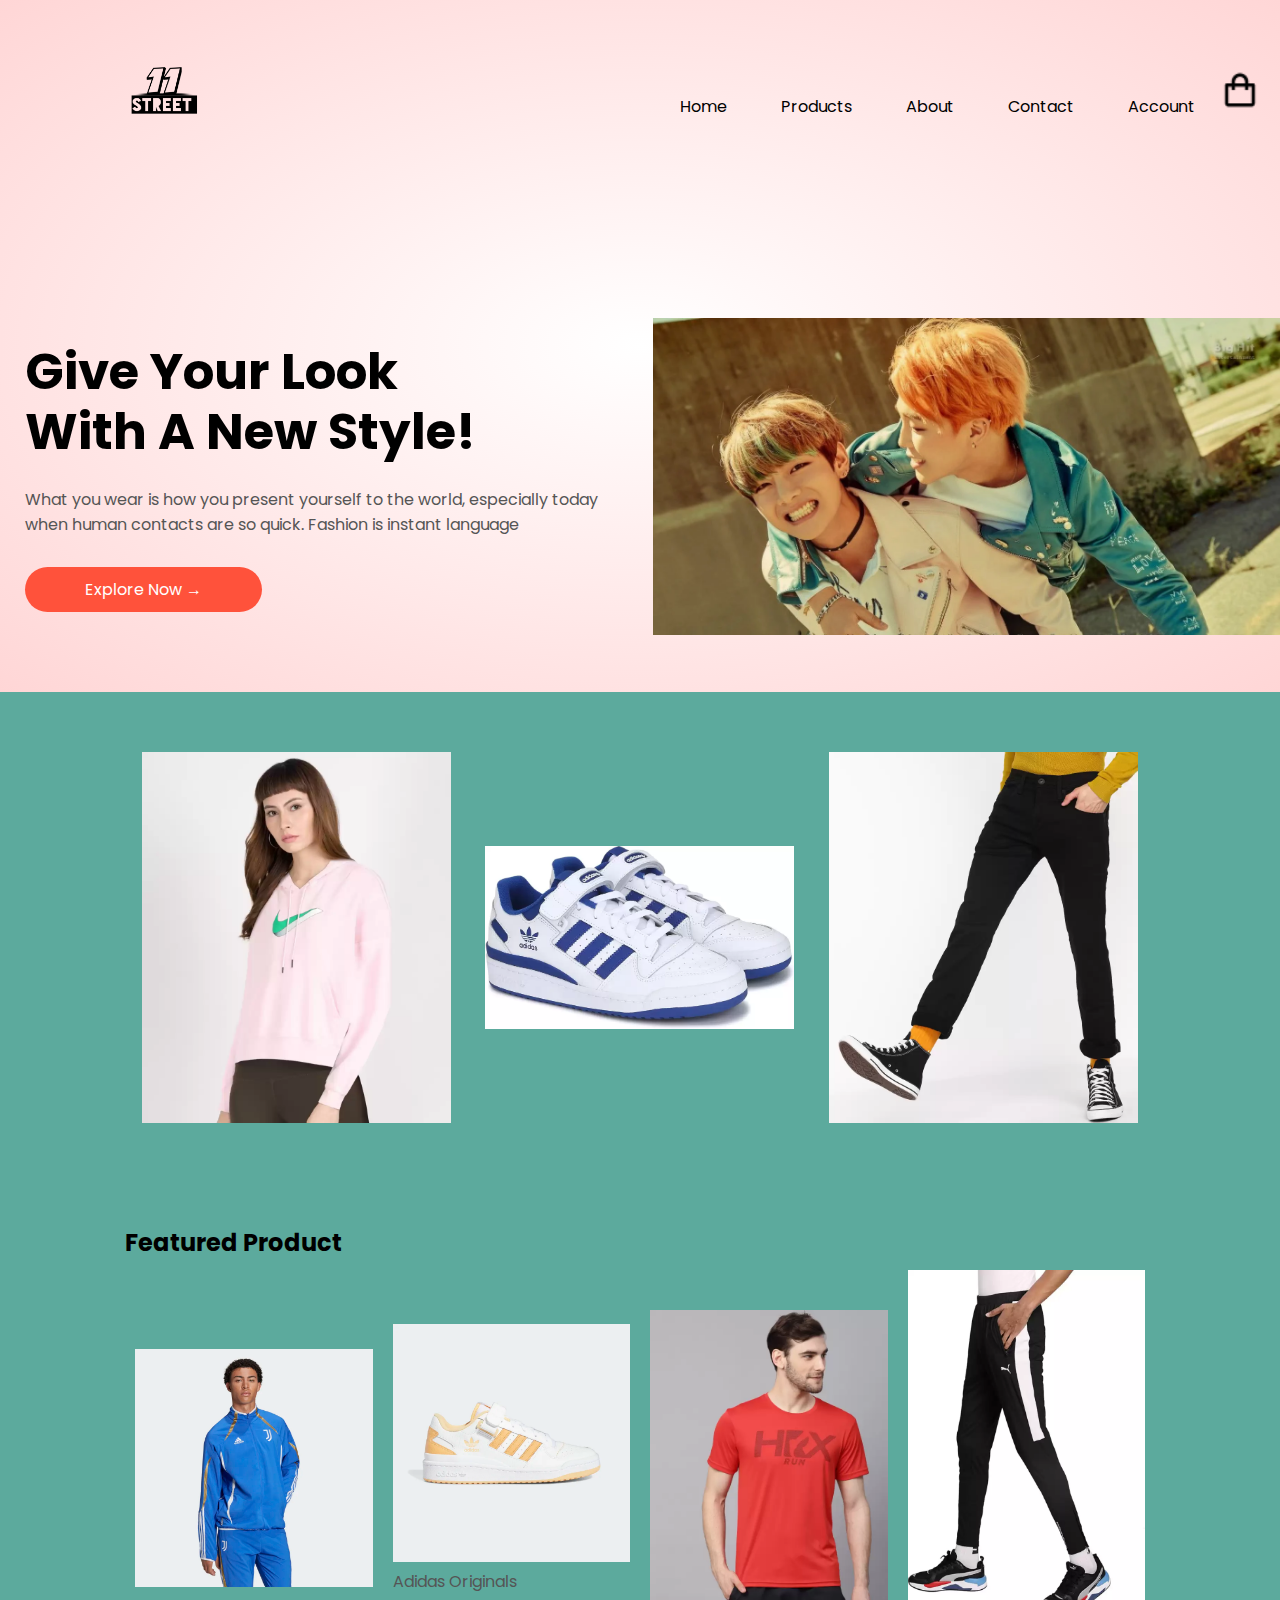
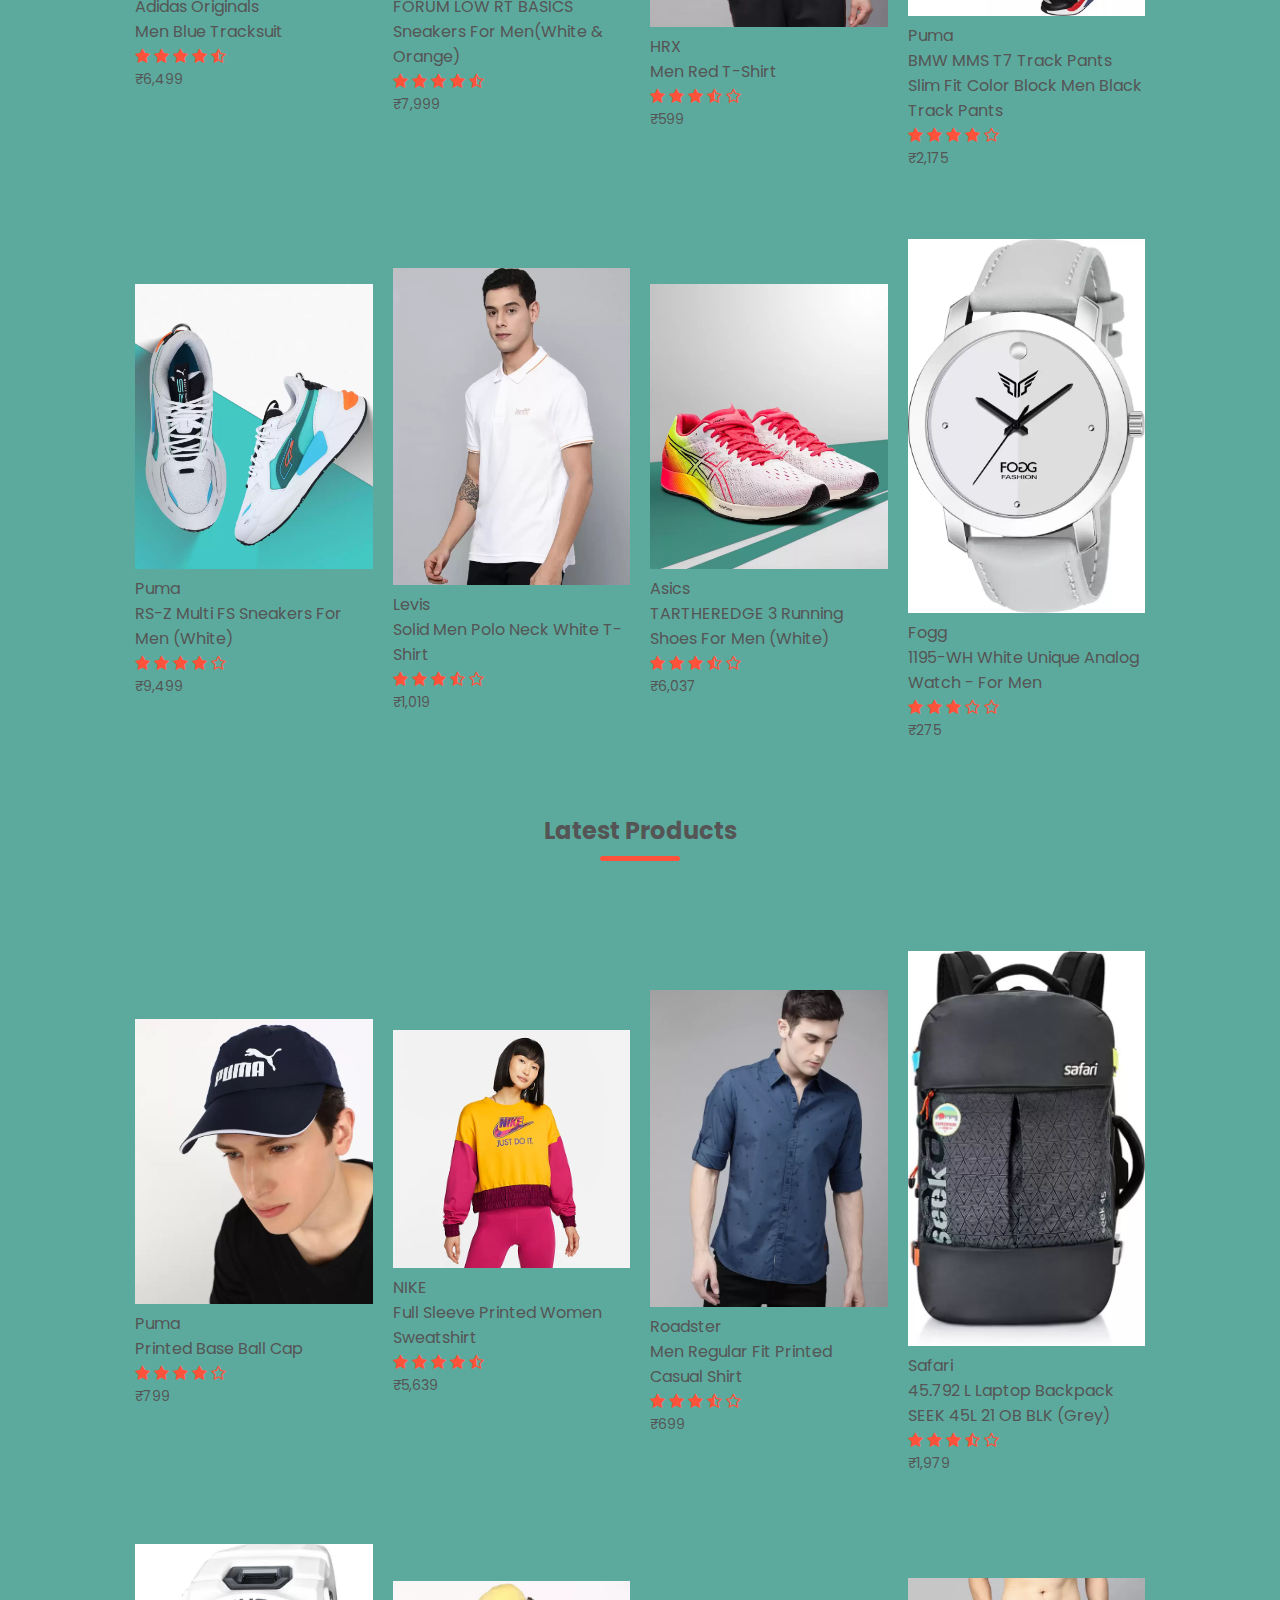
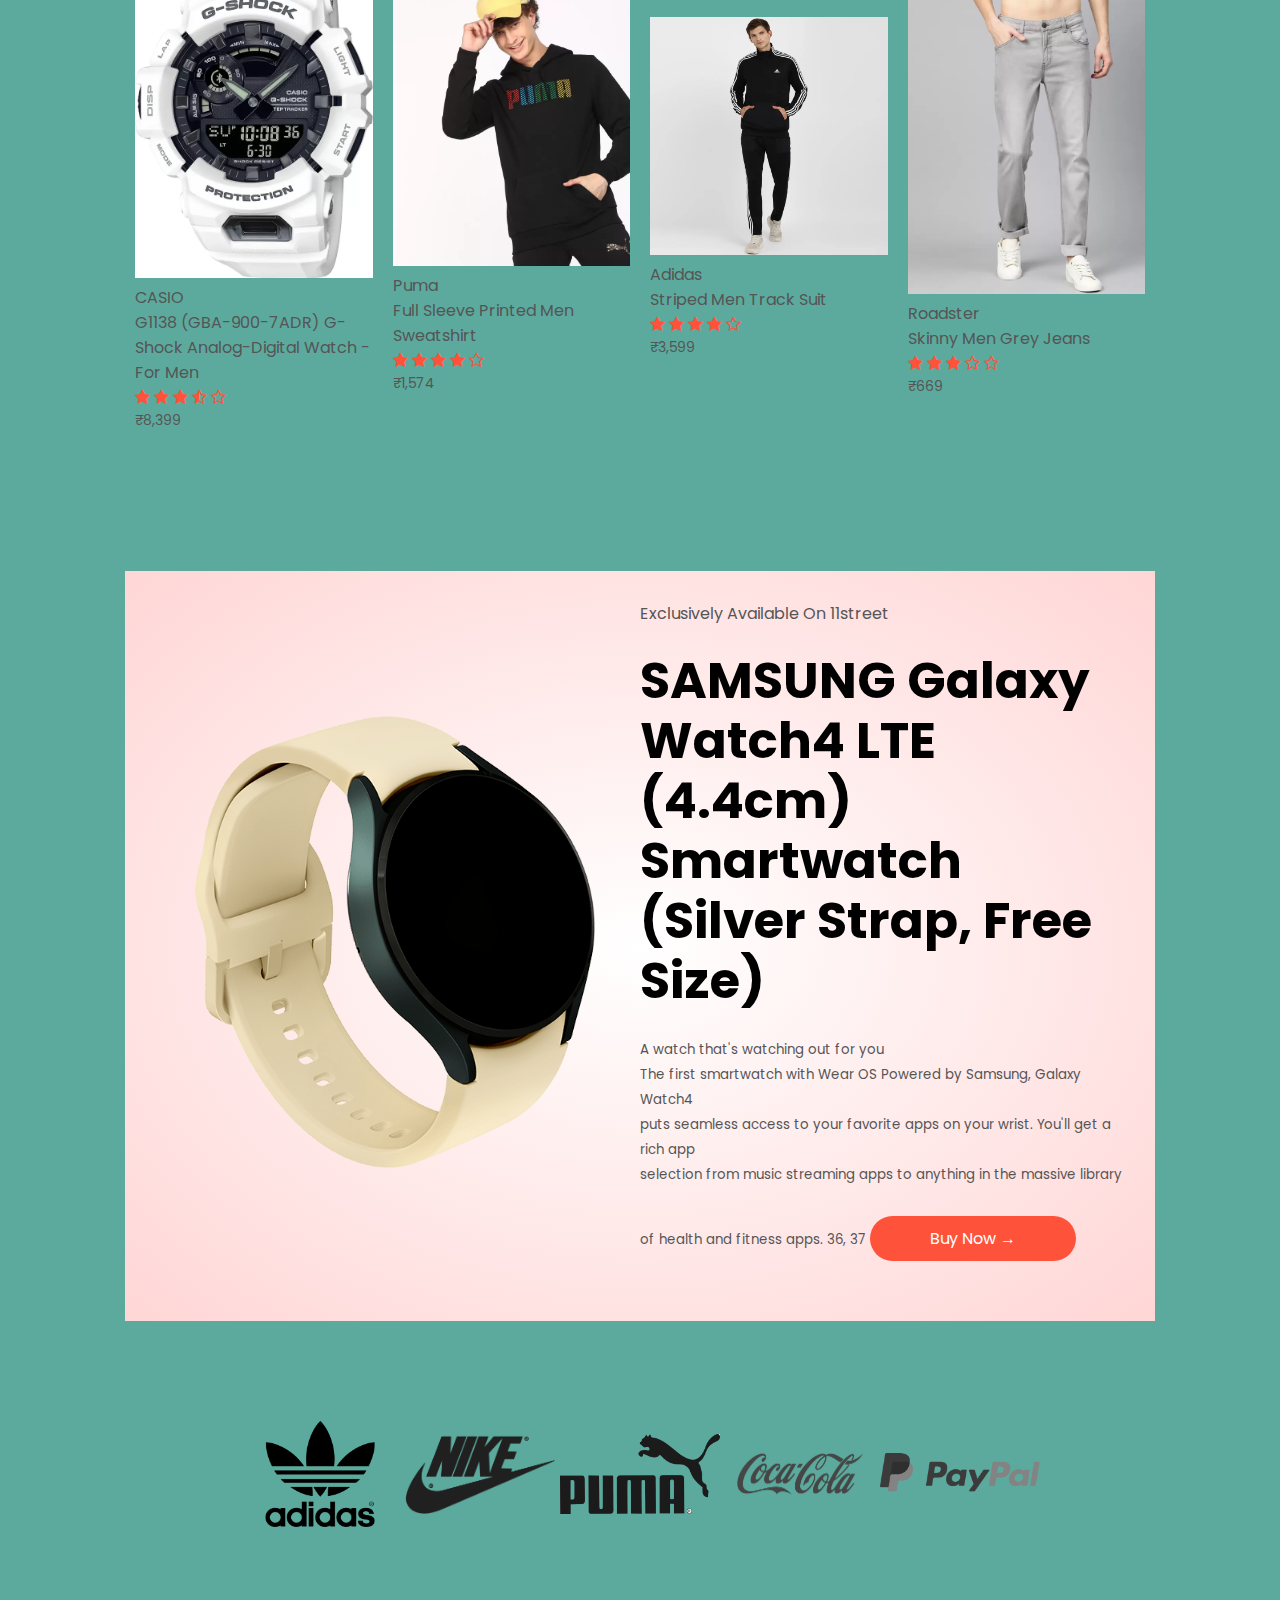
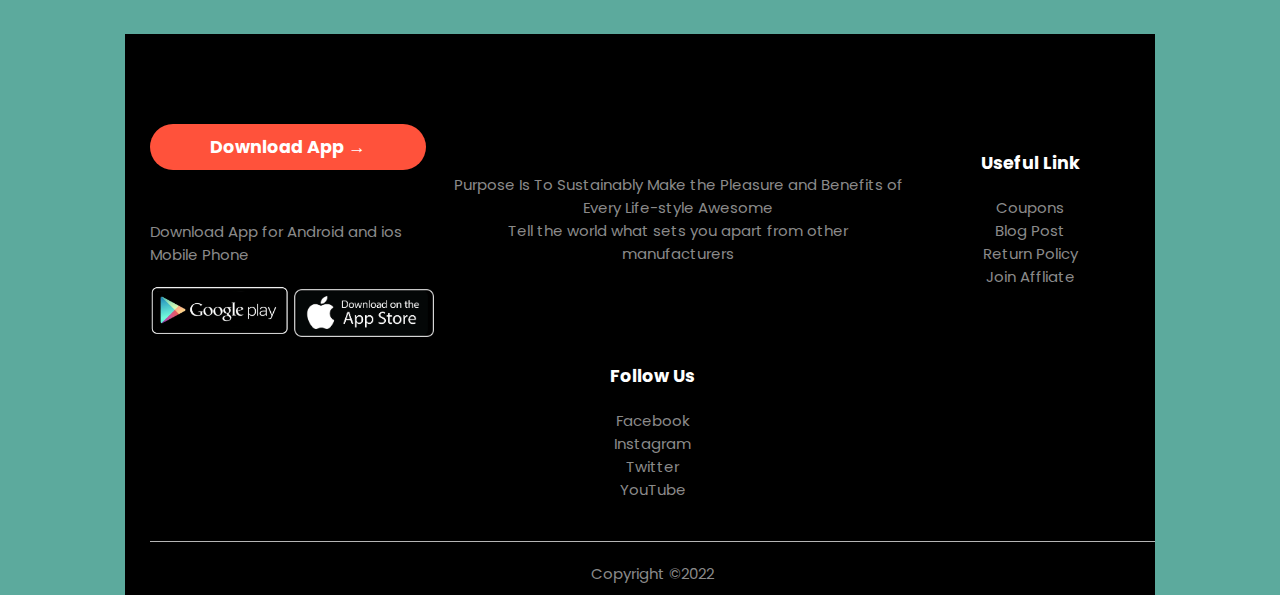
<file: index.html>
<!DOCTYPE html>
<html lang="en">
<head>
    <meta charset="UTF-8">
    <meta name="viewport" content="width=device-width, initial-scale=1.0">
    <meta http-equiv="X-UA-Compatible" content="IE=edge">
    <meta name="viewport" content="width=device-width, initial-scale=1.0">
    <title>11street | Ecommerce</title>
    <link rel="stylesheet" href="style.css">
    <link href="https://fonts.googleapis.com/css2?family=Dancing+Script&family=Poppins:wght@300;400;500;600;700&family=Varela+Round&display=swap" rel="stylesheet">
    <link href="https://cdnjs.cloudflare.com/ajax/libs/font-awesome/4.7.0/css/font-awesome.min.css" rel="stylesheet">
    <style>
        body{
            background-color: #5caa9d;;;
        }
    </style>
</head>
<body>
    <div class="header">
    <div class="container">
        <div class="navbar">
            <div class="logo">
                <a href="index.html"><img src="11streett.png" width="250px"></a>
            </div>
            <nav>
                <ul id="MenuItems">
                    <li><a href="index.html">Home</a></li>
                    <li><a href="product.html">Products</a></li>
                    <li><a href="about.html">About</a></li>
                    <li><a href="contact.html">Contact</a></li>
                    <li><a href="account.html">Account</a></li>
                </ul>
            </nav>
            <a href="cart.html"><img src="shopping-bag.png" width="40px" height="40px">
            <img src="menu.png" class="menu-icon" onclick="menutoggle()">
            </div>
    <div class="row">
        <div class="col-2">
            <h1>Give Your Look <br>With A New Style!</h1>
            <p>What you wear is how you present yourself to the world, especially today <br> when human contacts are so quick. Fashion is instant language</p>
            <a href="" class="btn">Explore Now &#8594;</a>
        </div>
        <div class="col-2">
            <img src="korean.webp" alt="">
        </div>
    </div>
    </div>
    </div>

    <!---- featured catagories ---->
    <div class="categories">
        <div class="small-container">
            <div class="row">
                <div class="col-3">
                    <img src="catagory1.webp">
                </div>
                <div class="col-3">
                    <img src="catagory2.webp">
                </div>
                <div class="col-3">
                    <img src="catagory3.webp">
                </div>
                </div>
            </div>
        </div>
    <!---- featured product ---->
    <div class="small-container">
        <h2>Featured Product</h2>
    <div class="row">
        <div class="col-4">
            <a href="productdetail.html"><img src="Adidas Blue tracksuit.webp"></a>
            <a href="productdetail.html"><h4>Adidas Originals <br> Men Blue Tracksuit</h4></a>
            <div class="rating">
                <i class="fa fa-star"></i>
                <i class="fa fa-star"></i>
                <i class="fa fa-star"></i>
                <i class="fa fa-star"></i>
                <i class="fa fa-star-half-o"></i>
        </div>
            <p>₹6,499</p>
        </div>
        <div class="col-4">
            <a href="productdetail3.html"><img src="Adidas shoe.webp"></a>
            <h4>Adidas Originals<br>FORUM LOW RT BASICS Sneakers For Men(White & Orange)</h4>
            <div class="rating">
            <i class="fa fa-star"></i>
            <i class="fa fa-star"></i>
            <i class="fa fa-star"></i>
            <i class="fa fa-star"></i>
            <i class="fa fa-star-half-o"></i>
            </div>
            <p>₹7,999</p>
        </div>
        <div class="col-4">
            <a href="productdetail2.html"><img src="Hrx.webp"></a>
            <h4>HRX <br> Men Red T-Shirt</h4>
            <div class="rating">
            <i class="fa fa-star"></i>
            <i class="fa fa-star"></i>
            <i class="fa fa-star"></i>
            <i class="fa fa-star-half-o"></i>
            <i class="fa fa-star-o"></i>
            </div>
            <p>₹599</p>
        </div>
        <div class="col-4">
            <a href="productdetail.html"><img src="puma trackpant.webp"></a>
            <h4>Puma <br> BMW MMS T7 Track Pants Slim Fit Color Block Men Black Track Pants</h4>
            <div class="rating">
            <i class="fa fa-star"></i>
            <i class="fa fa-star"></i>
            <i class="fa fa-star"></i>
            <i class="fa fa-star"></i>
            <i class="fa fa-star-o"></i>
            </div>
            <p>₹2,175</p>
        </div>
        <div class="row">
            <div class="col-4">
                <a href="productdetail.html"><img src="puma shoe.webp"></a>
                <h4>Puma<br>RS-Z Multi FS Sneakers For Men  (White)</h4>
                <div class="rating">
                    <i class="fa fa-star"></i>
                    <i class="fa fa-star"></i>
                    <i class="fa fa-star"></i>
                    <i class="fa fa-star"></i>
                    <i class="fa fa-star-o"></i>
            </div>
                <p>₹9,499</p>
            </div>
            <div class="col-4">
                <a href="productdetail.html"><img src="Levis.webp"></a>
                <h4>Levis<br>Solid Men Polo Neck White T-Shirt</h4>
                <div class="rating">
                <i class="fa fa-star"></i>
                <i class="fa fa-star"></i>
                <i class="fa fa-star"></i>
                <i class="fa fa-star-half-o"></i>
                <i class="fa fa-star-o"></i>
                </div>
                <p>₹1,019</p>
            </div>
            <div class="col-4">
                <a href="productdetail.html"><img src="Asics.webp"></a>
                <h4>Asics<br>TARTHEREDGE 3 Running Shoes For Men  (White)</h4>
                <div class="rating">
                <i class="fa fa-star"></i>
                <i class="fa fa-star"></i>
                <i class="fa fa-star"></i>
                <i class="fa fa-star-half-o"></i>
                <i class="fa fa-star-o"></i>
                </div>
                <p>₹6,037</p>
            </div>
            <div class="col-4">
                <a href="productdetail.html"><img src="fogg-watch.webp"></a>
                <h4>Fogg<br>1195-WH White Unique Analog Watch - For Men</h4>
                <div class="rating">
                <i class="fa fa-star"></i>
                <i class="fa fa-star"></i>
                <i class="fa fa-star"></i>
                <i class="fa fa-star-o"></i>
                <i class="fa fa-star-o"></i>
                </div>
                <p>₹275</p>
            </div>
        <!---- latest product ---->
        <h2 class="title">Latest Products</h2>
        <div class="row">
            <div class="col-4">
                <img src="Puma cap.webp">
                <h4> Puma <br> Printed Base Ball Cap </h4>
                <div class="rating">
                    <i class="fa fa-star"></i>
                    <i class="fa fa-star"></i>
                    <i class="fa fa-star"></i>
                    <i class="fa fa-star"></i>
                    <i class="fa fa-star-o"></i>

                </div>
                <p>₹799</p>
            </div>
            <div class="col-4">
                <img src="gfg.webp">
                <h4> NIKE <br> Full Sleeve Printed Women Sweatshirt </h4>
                <div class="rating">
                <i class="fa fa-star"></i>
                <i class="fa fa-star"></i>
                <i class="fa fa-star"></i>
                <i class="fa fa-star"></i>
                <i class="fa fa-star-half-o"></i>
                </div>
                <p>₹5,639</p>
            </div>
            <div class="col-4">
                <img src="Roadster shirt.webp">
                <h4>Roadster <br> Men Regular Fit Printed Casual Shirt</h4>
                <div class="rating">
                <i class="fa fa-star"></i>
                <i class="fa fa-star"></i>
                <i class="fa fa-star"></i>
                <i class="fa fa-star-half-o"></i>
                <i class="fa fa-star-o"></i>
                </div>
                <p>₹699</p>
            </div>
            <div class="col-4">
                <img src="Safari bagpack.webp">
                <h4>Safari<br> 45.792 L Laptop Backpack SEEK 45L 21 OB BLK  (Grey)</h4>
                <div class="rating">
                <i class="fa fa-star"></i>
                <i class="fa fa-star"></i>
                <i class="fa fa-star"></i>
                <i class="fa fa-star-half-o"></i>
                <i class="fa fa-star-o"></i>
                </div>
                <p>₹1,979</p>
            </div>
            <div class="col-4">
                <img src="G-shock watch.webp">
                <h4>CASIO<br>G1138 (GBA-900-7ADR) G-Shock Analog-Digital Watch - For Men</h4>
                <div class="rating">
                <i class="fa fa-star"></i>
                <i class="fa fa-star"></i>
                <i class="fa fa-star"></i>
                <i class="fa fa-star-half-o"></i>
                <i class="fa fa-star-o"></i>
                </div>
                <p>₹8,399</p>
            </div>
            <div class="col-4">
                <img src="Puma sweatshirt.webp">
                <h4>Puma<br>Full Sleeve Printed Men Sweatshirt</h4>
                <div class="rating">
                <i class="fa fa-star"></i>
                <i class="fa fa-star"></i>
                <i class="fa fa-star"></i>
                <i class="fa fa-star"></i>
                <i class="fa fa-star-o"></i>
                </div>
                <p>₹1,574</p>
            </div>
            <div class="col-4">
                <img src="Adidas tracksuit.webp">
                <h4>Adidas<br>Striped Men Track Suit</h4>
                <div class="rating">
                <i class="fa fa-star"></i>
                <i class="fa fa-star"></i>
                <i class="fa fa-star"></i>
                <i class="fa fa-star"></i>
                <i class="fa fa-star-o"></i>
                </div>
                <p>₹3,599</p>
            </div>
            <div class="col-4">
                <img src="Roadster jeans grey.webp">
                <h4>Roadster<br>Skinny Men Grey Jeans</h4>
                <div class="rating">
                <i class="fa fa-star"></i>
                <i class="fa fa-star"></i>
                <i class="fa fa-star"></i>
                <i class="fa fa-star-o"></i>
                <i class="fa fa-star-o"></i>
                </div>
                <p>₹669</p>
            </div>
        </div>
    </div>
    <!-----Offer-->
    <div class="offer">
        <div class="small-container">
            <div class="row">
                <div class="col-2">
                    <img src="watch sm.png" class="offer-img">
                </div>
                <div class="col-2">
                    <p>Exclusively Available On 11street</p>
                    <h1>SAMSUNG Galaxy Watch4 LTE (4.4cm) Smartwatch  (Silver Strap, Free Size)</h1>
                    <small>A watch that's watching out for you<br>The first smartwatch with Wear OS Powered by Samsung, Galaxy Watch4<br>puts seamless access to your favorite apps on your wrist. You'll get a rich app<br>selection from music streaming apps to anything in the massive library<br>of health and fitness apps. 36, 37</small>
                    <a href="" class="btn">Buy Now &#8594;</a>
                </div>
            </div>
        </div>
    </div>
    <!-----Brands-->
    <div class="brands">
        <div class="small-container">
            <div class="row">
                <div class="col-5">
                    <img src="adidas-.png">
                </div>
                <div class="col-5">
                    <img src="nike-logo.png">
                </div>
                <div class="col-5">
                    <img src="puma-logo.png">
                </div>
                <div class="col-5">
                    <img src="cocacola_logo.png">
                </div>
                <div class="col-5">
                    <img src="paypal.png">
                </div>
            </div>
        </div>
    </div>
    <!-----Footer-->
    <div class="footer">
        <div class="container">
            <div class="row">
                <div class="footer-col-1">
                    <h3><a href="" class="btn">Download App &#8594;</a></h3>
                    <p> Download App for Android and ios Mobile Phone</p>
                    <div class="app-logo">
                        <img src="play-store.png">
                        <img src="app-store.png">
                    </div>
                </div>
                <div class="footer-col-2">
                    <p>Purpose Is To Sustainably Make the Pleasure and Benefits of Every Life-style Awesome<br>Tell the world what sets you apart from other manufacturers</p>
                </div>
                <div class="footer-col-3">
                    <h3>Useful Link</h3>
                    <ul>
                        <li>Coupons</li>
                        <li>Blog Post</li>
                        <li>Return Policy</li>
                        <li>Join Affliate</li>
                    </ul>
                </div>
                <div class="footer-col-4">
                    <h3>Follow Us</h3>
                    <ul>
                        <li>Facebook</li>
                        <li>Instagram</li>
                        <li>Twitter</li>
                        <li>YouTube</li>
                    </ul>
                </div>
            </div>
            <hr>
            <p class="Copyright">Copyright ©2022</p>
        </div>
    </div>
    <script>
        var MenuItems = document.getElementById("MenuItems");
        MenuItems.style.maxHeight = "0px";
        function menutoggle(){
            if(MenuItems.style.maxHeight == "0px")
            {
                MenuItems.style.maxHeight = "200px"
            }
            else
            {
                MenuItems.style.maxHeight = "0px"
            }
        }
    </script>
</body>
</html>
</file>
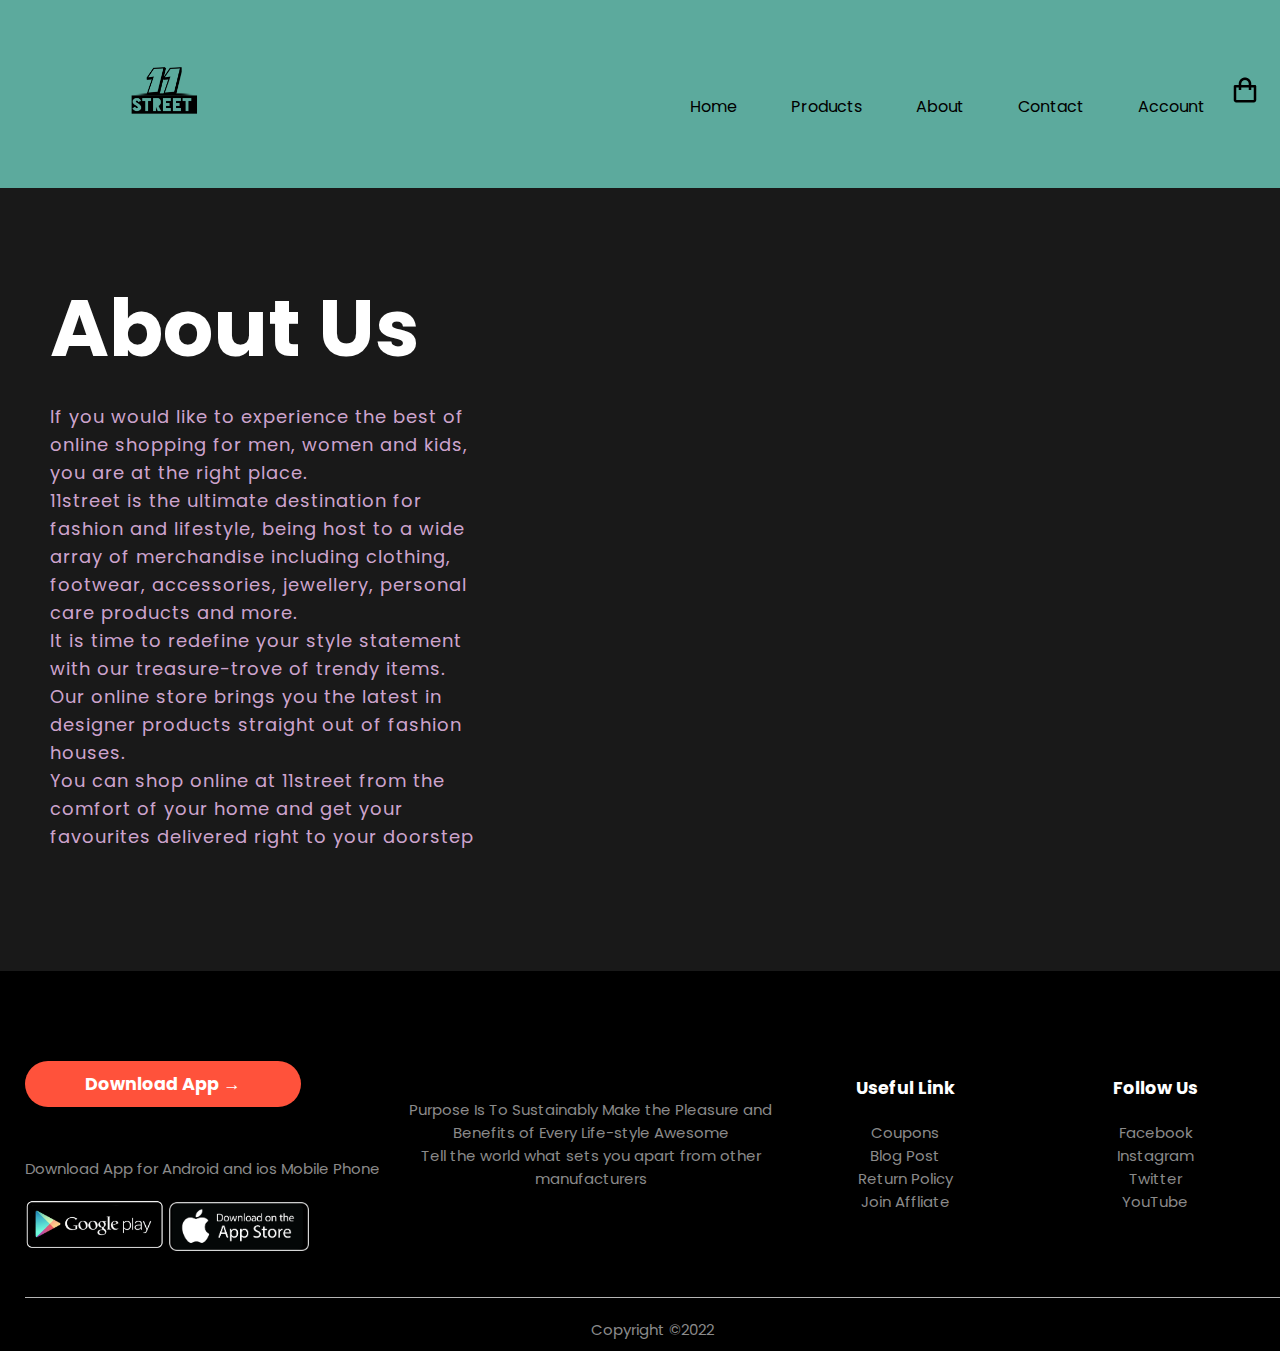
<file: about.html>
<!DOCTYPE html>
<html lang="en">
<head>
    <meta charset="UTF-8">
    <meta name="viewport" content="width=device-width, initial-scale=1.0">
    <meta http-equiv="X-UA-Compatible" content="IE=edge">
    <meta name="viewport" content="width=device-width, initial-scale=1.0">
    <title>All Products - 11street </title>
    <link rel="stylesheet" href="style.css">
    <link href="https://fonts.googleapis.com/css2?family=Dancing+Script&family=Poppins:wght@300;400;500;600;700&family=Varela+Round&display=swap" rel="stylesheet">
    <link href="https://cdnjs.cloudflare.com/ajax/libs/font-awesome/4.7.0/css/font-awesome.min.css" rel="stylesheet">
    <style>
        body{
            background-color: #5caa9d;;;
        }
    </style>
</head>
<body>
    
    <div class="container">
        <div class="navbar">
            <div class="logo">
                <a href="index.html"><img src="11streett.png" width="250px"></a>
            </div>
            <nav>
                <ul id="MenuItems">
                    <li><a href="index.html">Home</a></li>
                    <li><a href="Product.html">Products</a></li>
                    <li><a href="about.html">About</a></li>
                    <li><a href="contact.html">Contact</a></li>
                    <li><a href="account.html">Account</a></li>
                </ul>
            </nav>
            <a href="cart.html"><img src="shopping-bag.png" width="30px" height="30px"></a>
            <img src="menu.png" class="menu-icon" onclick="menutoggle()">
            </div>
    
    </div>
    <!------About----->
    <section class="about">
        <div class="about-text">
            <h1>About Us</h1>
            <p>If you would like to experience the best of online shopping for men, women and kids, you are at the right place.<br>11street is the ultimate destination for fashion and lifestyle, being host to a wide array of merchandise including clothing,<br> footwear, accessories, jewellery, personal care products and more.<br> It is time to redefine your style statement with our treasure-trove of trendy items.<br> Our online store brings you the latest in designer products straight out of fashion houses.<br> You can shop online at 11street from the comfort of your home and get your favourites delivered right to your doorstep</p>
            
        </div>
    </section>
    <!-----Footer-->
    <div class="footer">
        <div class="container">
            <div class="row">
                <div class="footer-col-1">
                    <h3><a href="" class="btn">Download App &#8594;</a></h3>
                    <p> Download App for Android and ios Mobile Phone</p>
                    <div class="app-logo">
                        <img src="play-store.png">
                        <img src="app-store.png">
                    </div>
                </div>
                <div class="footer-col-2">
                    <p>Purpose Is To Sustainably Make the Pleasure and Benefits of Every Life-style Awesome<br>Tell the world what sets you apart from other manufacturers</p>
                </div>
                <div class="footer-col-3">
                    <h3>Useful Link</h3>
                    <ul>
                        <li>Coupons</li>
                        <li>Blog Post</li>
                        <li>Return Policy</li>
                        <li>Join Affliate</li>
                    </ul>
                </div>
                <div class="footer-col-4">
                    <h3>Follow Us</h3>
                    <ul>
                        <li>Facebook</li>
                        <li>Instagram</li>
                        <li>Twitter</li>
                        <li>YouTube</li>
                    </ul>
                </div>
            </div>
            <hr>
            <p class="Copyright">Copyright ©2022</p>
        </div>
    </div>


    <script>
        var MenuItems = document.getElementById("MenuItems");
        MenuItems.style.maxHeight = "0px";
        function menutoggle(){
            if(MenuItems.style.maxHeight == "0px")
            {
                MenuItems.style.maxHeight = "200px"
            }
            else
            {
                MenuItems.style.maxHeight = "0px"
            }
        }
    </script>
</file>
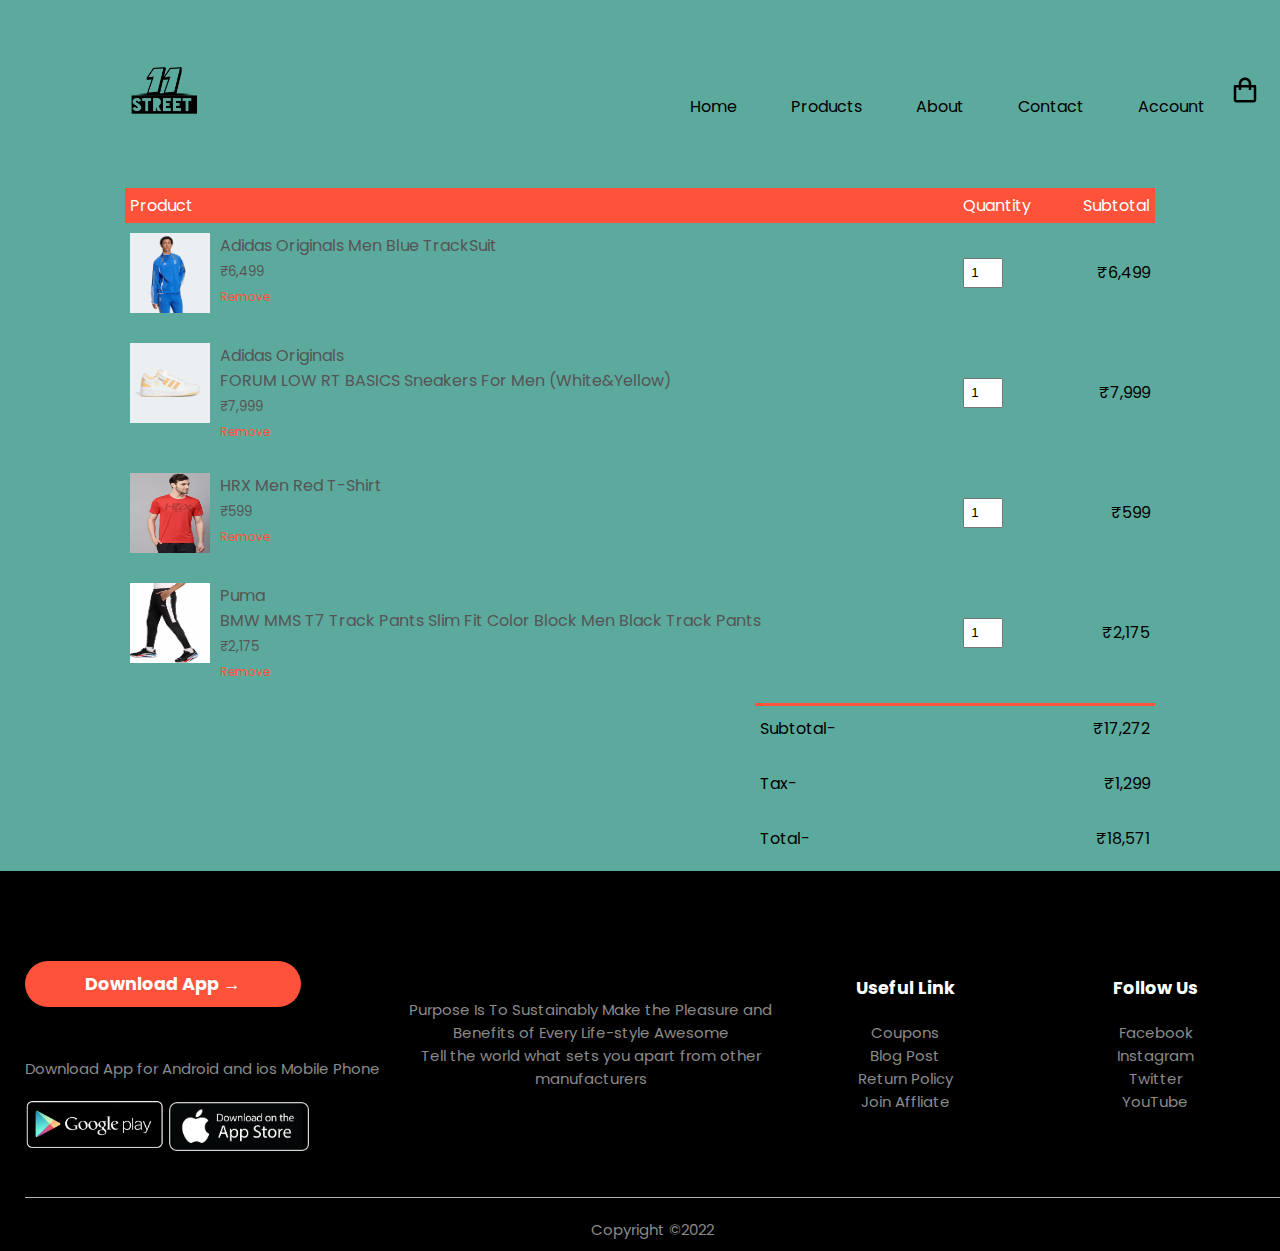
<file: cart.html>
<!DOCTYPE html>
<html lang="en">
<head>
    <meta charset="UTF-8">
    <meta name="viewport" content="width=device-width, initial-scale=1.0">
    <meta http-equiv="X-UA-Compatible" content="IE=edge">
    <meta name="viewport" content="width=device-width, initial-scale=1.0">
    <title>All Products - 11street </title>
    <link rel="stylesheet" href="style.css">
    <link href="https://fonts.googleapis.com/css2?family=Dancing+Script&family=Poppins:wght@300;400;500;600;700&family=Varela+Round&display=swap" rel="stylesheet">
    <link href="https://cdnjs.cloudflare.com/ajax/libs/font-awesome/4.7.0/css/font-awesome.min.css" rel="stylesheet">
    <style>
        body{
            background-color: #5caa9d;;;
        }
    </style>
</head>
<body>
    
    <div class="container">
        <div class="navbar">
            <div class="logo">
                <a href="index.html"><img src="11streett.png" width="250px"></a>
            </div>
            <nav>
                <ul id="MenuItems">
                    <li><a href="index.html">Home</a></li>
                    <li><a href="Product.html">Products</a></li>
                    <li><a href="about.html">About</a></li>
                    <li><a href="contact.html">Contact</a></li>
                    <li><a href="account.html">Account</a></li>
                </ul>
            </nav>
            <a href="cart.html"><img src="shopping-bag.png" width="30px" height="30px"></a>
            <img src="menu.png" class="menu-icon" onclick="menutoggle()">
            </div>
    
    </div>

   <!----------- Cart item details ------------>
   <div class="small-container" cart-page>
    <table>
        <tr>
            <th>Product</th>
            <th>Quantity</th>
            <th>Subtotal</th>
        </tr>
        <tr>
            <td>
                <div class="cart-info">
                    <img src="Adidas Blue tracksuit.webp" alt="">
                    <div>
                        <p>Adidas Originals Men Blue TrackSuit</p>
                        <small>₹6,499</small>
                        <br>
                        <a href="">Remove</a>
                    </div>
                </div>
            </td>
            <td><input type="number" value="1"></td>
            <td>₹6,499</td>
        </tr>
        <tr>
            <td>
                <div class="cart-info">
                    <img src="Adidas shoe.webp" alt="">
                    <div>
                        <p>Adidas Originals <br> FORUM LOW RT BASICS Sneakers For Men  (White&Yellow)</p>
                        <small>₹7,999</small>
                        <br>
                        <a href="">Remove</a>
                    </div>
                </div>
            </td>
            <td><input type="number" value="1"></td>
            <td>₹7,999</td>
        </tr>
        <tr>
            <td>
                <div class="cart-info">
                    <img src="Hrx.webp" alt="">
                    <div>
                        <p>HRX Men Red T-Shirt</p>
                        <small>₹599</small>
                        <br>
                        <a href="">Remove</a>
                    </div>
                </div>
            </td>
            <td><input type="number" value="1"></td>
            <td>₹599</td>
        </tr>
        <tr>
            <td>
                <div class="cart-info">
                    <img src="puma trackpant.webp" alt="">
                    <div>
                        <p>Puma <br> BMW MMS T7 Track Pants Slim Fit Color Block Men Black Track Pants</p>
                        <small>₹2,175</small>
                        <br>
                        <a href="">Remove</a>
                    </div>
                </div>
            </td>
            <td><input type="number" value="1"></td>
            <td>₹2,175</td>
        </tr>
    </table>
    <div class="total-price">
        <table>
            <tr>
                <td>Subtotal-</td>
                <td>₹17,272</td>
            </tr>
            <tr>
                <td>Tax-</td>
                <td>₹1,299</td>
            </tr>
            <tr>
                <td>Total-</td>
                <td>₹18,571</td>
            </tr>
        </table>
    </div>
</div>

    <!-----Footer-->
    <div class="footer">
        <div class="container">
            <div class="row">
                <div class="footer-col-1">
                    <h3><a href="" class="btn">Download App &#8594;</a></h3>
                    <p> Download App for Android and ios Mobile Phone</p>
                    <div class="app-logo">
                        <img src="play-store.png">
                        <img src="app-store.png">
                    </div>
                </div>
                <div class="footer-col-2">
                    <p>Purpose Is To Sustainably Make the Pleasure and Benefits of Every Life-style Awesome<br>Tell the world what sets you apart from other manufacturers</p>
                </div>
                <div class="footer-col-3">
                    <h3>Useful Link</h3>
                    <ul>
                        <li>Coupons</li>
                        <li>Blog Post</li>
                        <li>Return Policy</li>
                        <li>Join Affliate</li>
                    </ul>
                </div>
                <div class="footer-col-4">
                    <h3>Follow Us</h3>
                    <ul>
                        <li>Facebook</li>
                        <li>Instagram</li>
                        <li>Twitter</li>
                        <li>YouTube</li>
                    </ul>
                </div>
            </div>
            <hr>
            <p class="Copyright">Copyright ©2022</p>
        </div>
    </div>
    <script>
        var MenuItems = document.getElementById("MenuItems");
        MenuItems.style.maxHeight = "0px";
        function menutoggle(){
            if(MenuItems.style.maxHeight == "0px")
            {
                MenuItems.style.maxHeight = "200px"
            }
            else
            {
                MenuItems.style.maxHeight = "0px"
            }
        }
    </script>
    
</body>
</html>
</file>
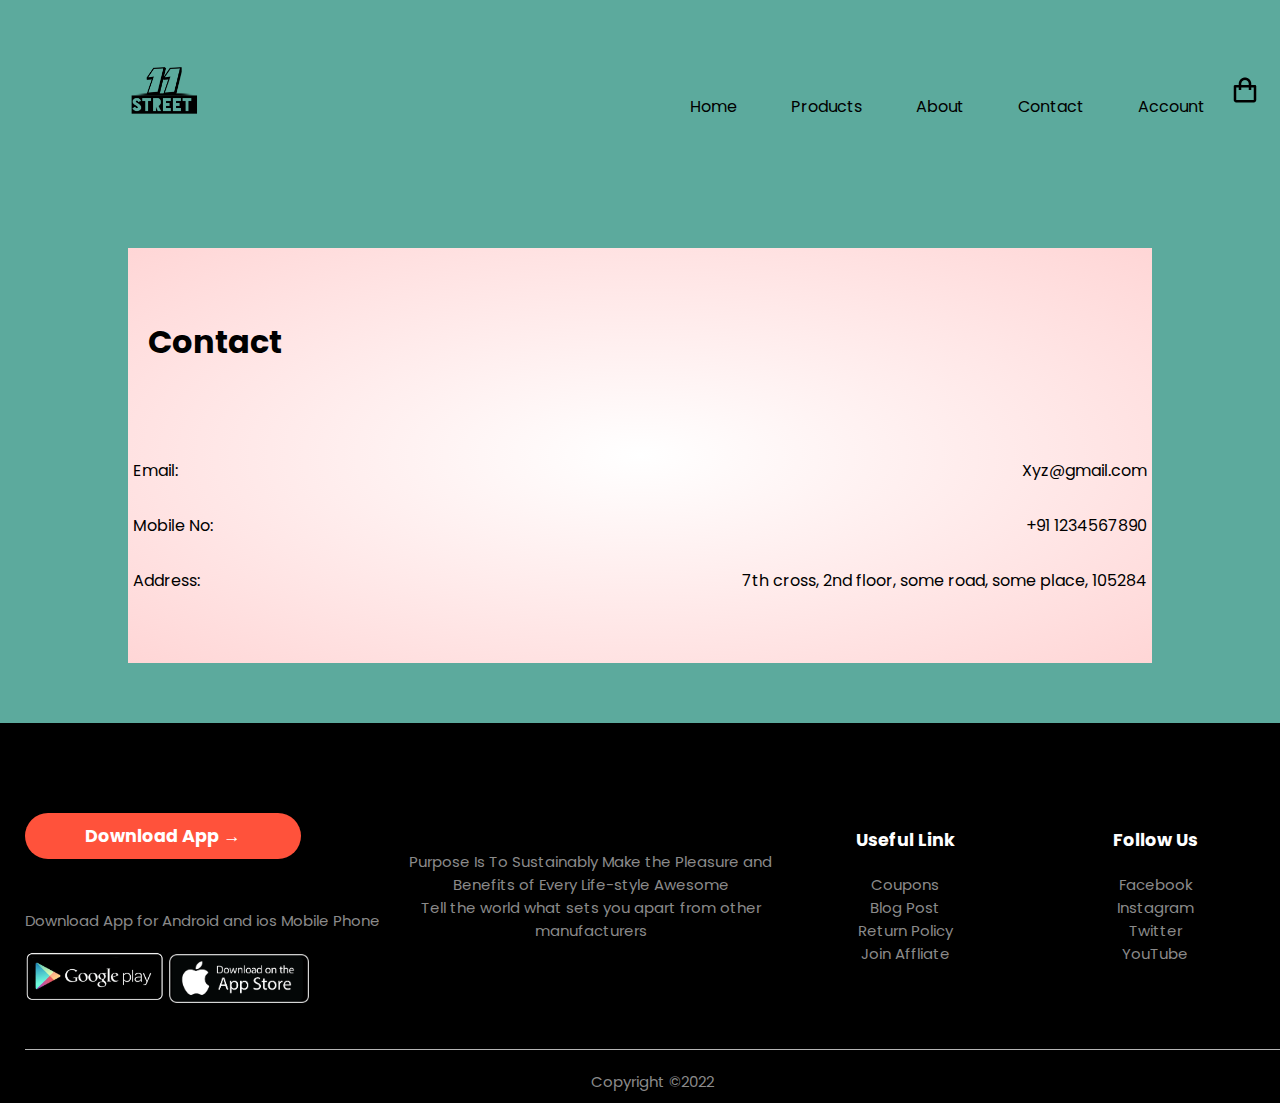
<file: contact.html>
<!DOCTYPE html>
<html lang="en">
<head>
    <meta charset="UTF-8">
    <meta name="viewport" content="width=device-width, initial-scale=1.0">
    <meta http-equiv="X-UA-Compatible" content="IE=edge">
    <meta name="viewport" content="width=device-width, initial-scale=1.0">
    <title>All Products - 11street </title>
    <link rel="stylesheet" href="style.css">
    <link href="https://fonts.googleapis.com/css2?family=Dancing+Script&family=Poppins:wght@300;400;500;600;700&family=Varela+Round&display=swap" rel="stylesheet">
    <link href="https://cdnjs.cloudflare.com/ajax/libs/font-awesome/4.7.0/css/font-awesome.min.css" rel="stylesheet">
    <style>
        body{
            background-color: #5caa9d;;;
        }
    </style>
</head>
<body>
    
    <div class="container">
        <div class="navbar">
            <div class="logo">
                <a href="index.html"><img src="11streett.png" width="250px"></a>
            </div>
            <nav>
                <ul id="MenuItems">
                    <li><a href="index.html">Home</a></li>
                    <li><a href="Product.html">Products</a></li>
                    <li><a href="about.html">About</a></li>
                    <li><a href="contact.html">Contact</a></li>
                    <li><a href="account.html">Account</a></li>
                </ul>
            </nav>
            <a href="cart.html"><img src="shopping-bag.png" width="30px" height="30px"></a>
            <img src="menu.png" class="menu-icon" onclick="menutoggle()">
            </div>
    
    </div>
    <!------Contact----->
    <div class="contact">
        <h1>Contact</h1>
        <div class="contact-box">
            <div class="contact-l">
                <h3></h3>
            </div>
            <div class="contact-r">
                <h3></h3>
            </div>
        </div>
        <table>
            <tr>
                <td>Email:</td>
                <td>Xyz@gmail.com</td>
            </tr>
            <tr>
                <td>Mobile No:</td>
                <td>+91 1234567890</td>
            </tr>
            <tr>
                <td>Address:</td>
                <td>7th cross, 2nd floor, some road, some place, 105284</td>
            </tr>
        </table>
    </div>
    <!-----Footer-->
    <div class="footer">
        <div class="container">
            <div class="row">
                <div class="footer-col-1">
                    <h3><a href="" class="btn">Download App &#8594;</a></h3>
                    <p> Download App for Android and ios Mobile Phone</p>
                    <div class="app-logo">
                        <img src="play-store.png">
                        <img src="app-store.png">
                    </div>
                </div>
                <div class="footer-col-2">
                    <p>Purpose Is To Sustainably Make the Pleasure and Benefits of Every Life-style Awesome<br>Tell the world what sets you apart from other manufacturers</p>
                </div>
                <div class="footer-col-3">
                    <h3>Useful Link</h3>
                    <ul>
                        <li>Coupons</li>
                        <li>Blog Post</li>
                        <li>Return Policy</li>
                        <li>Join Affliate</li>
                    </ul>
                </div>
                <div class="footer-col-4">
                    <h3>Follow Us</h3>
                    <ul>
                        <li>Facebook</li>
                        <li>Instagram</li>
                        <li>Twitter</li>
                        <li>YouTube</li>
                    </ul>
                </div>
            </div>
            <hr>
            <p class="Copyright">Copyright ©2022</p>
        </div>
    </div>


    <script>
        var MenuItems = document.getElementById("MenuItems");
        MenuItems.style.maxHeight = "0px";
        function menutoggle(){
            if(MenuItems.style.maxHeight == "0px")
            {
                MenuItems.style.maxHeight = "200px"
            }
            else
            {
                MenuItems.style.maxHeight = "0px"
            }
        }
    </script>
</file>
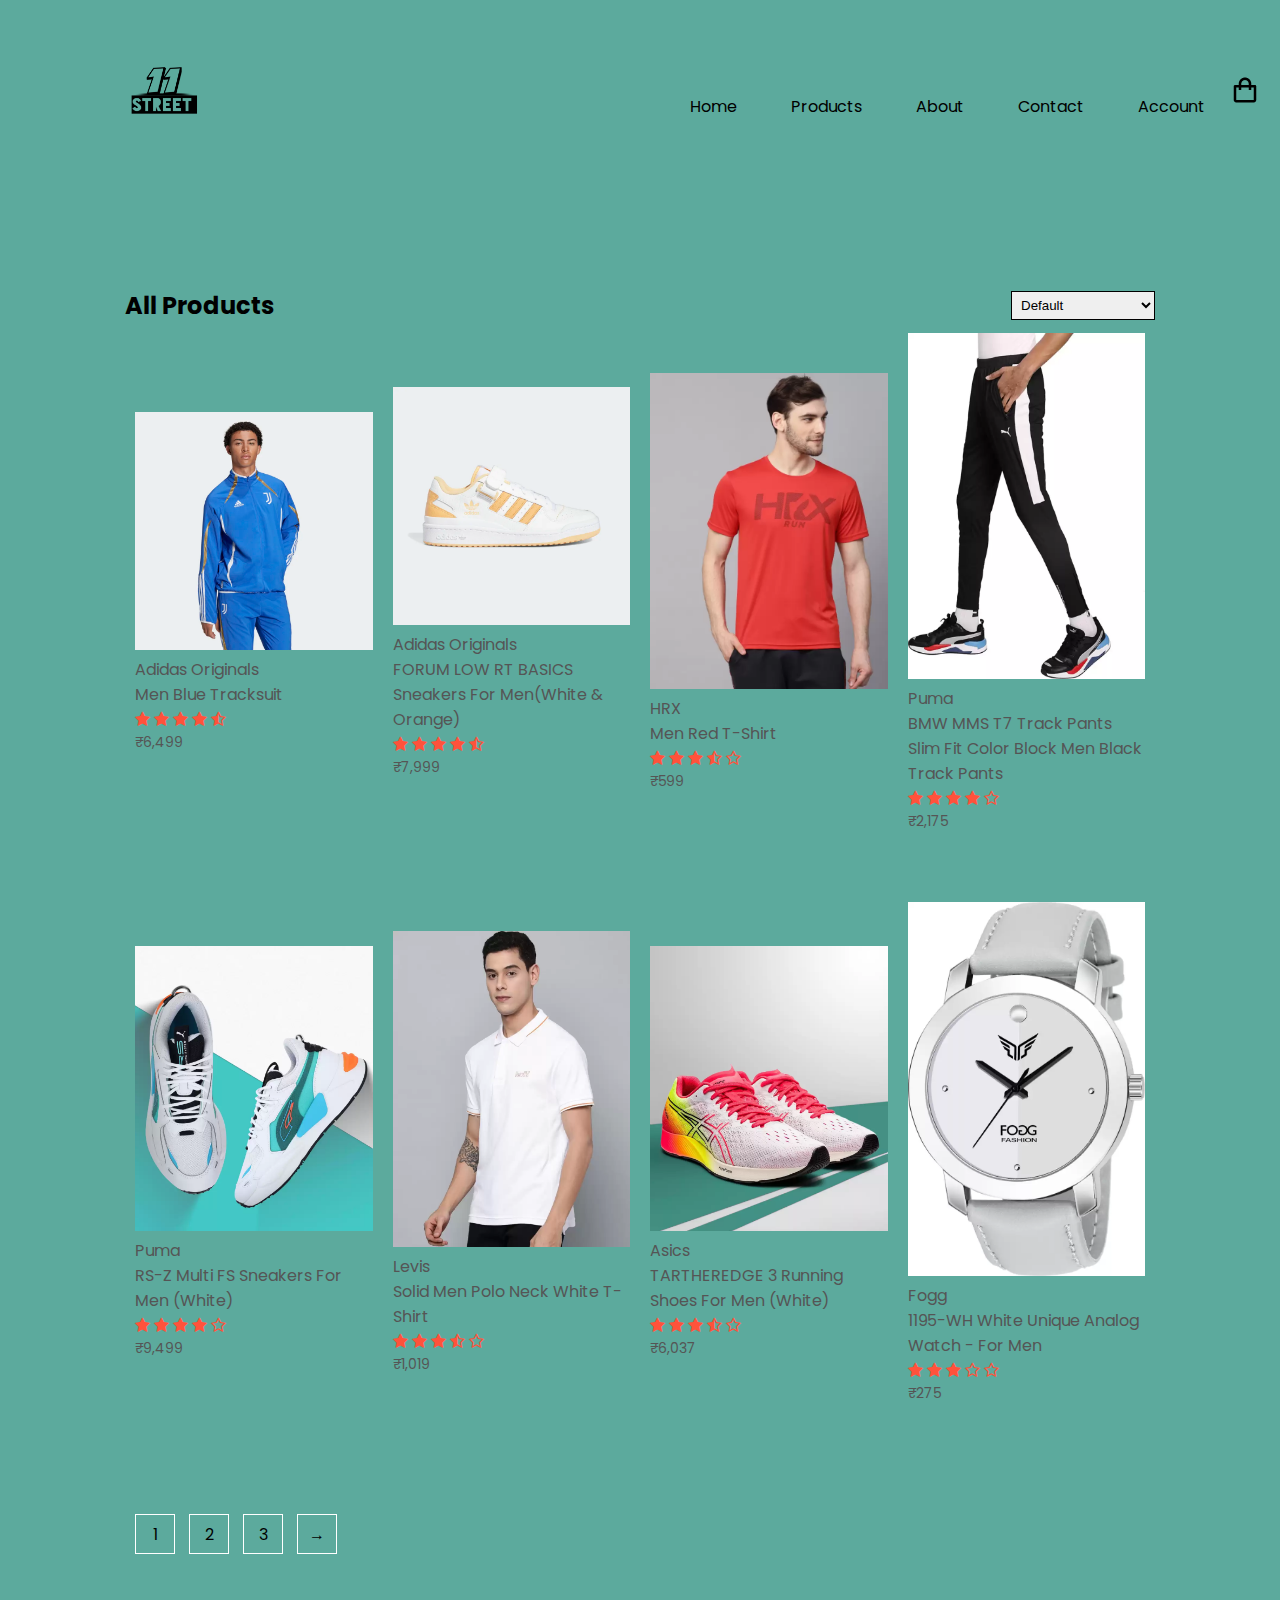
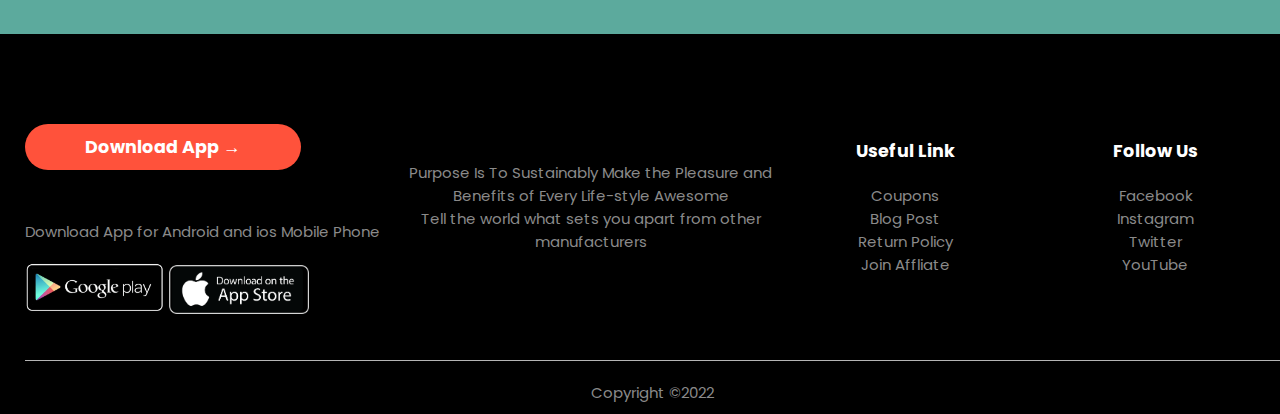
<file: Product.html>
<!DOCTYPE html>
<html lang="en">
<head>
    <meta charset="UTF-8">
    <meta name="viewport" content="width=device-width, initial-scale=1.0">
    <meta http-equiv="X-UA-Compatible" content="IE=edge">
    <meta name="viewport" content="width=device-width, initial-scale=1.0">
    <title>All Products - 11street </title>
    <link rel="stylesheet" href="style.css">
    <link href="https://fonts.googleapis.com/css2?family=Dancing+Script&family=Poppins:wght@300;400;500;600;700&family=Varela+Round&display=swap" rel="stylesheet">
    <link href="https://cdnjs.cloudflare.com/ajax/libs/font-awesome/4.7.0/css/font-awesome.min.css" rel="stylesheet">
    <style>
        body{
            background-color: #5caa9d;;;
        }
    </style>
</head>
<body>
    
    <div class="container">
        <div class="navbar">
            <div class="logo">
                <a href="index.html"><img src="11streett.png" width="250px"></a>
            </div>
            <nav>
                <ul id="MenuItems">
                    <li><a href="index.html">Home</a></li>
                    <li><a href="Product.html">Products</a></li>
                    <li><a href="about.html">About</a></li>
                    <li><a href="contact.html">Contact</a></li>
                    <li><a href="account.html">Account</a></li>
                </ul>
            </nav>
            <a href="cart.html"><img src="shopping-bag.png" width="30px" height="30px"></a>
            <img src="menu.png" class="menu-icon" onclick="menutoggle()">
            </div>
    
    </div>
    <div class="small-container">
        <div class="row row-2">
            <h2>All Products</h2>
            <select>
                <option>Default</option>
                <option>Short by price</option>
                <option>Short by popularity</option>
                <option>Short by rating</option>
                <option>Short by sale</option>
            </select>
            <div class="row">
                <div class="col-4">
                    <a href="productdetail.html"><img src="Adidas Blue tracksuit.webp"></a>
                    <h4>Adidas Originals <br> Men Blue Tracksuit</h4>
                    <div class="rating">
                        <i class="fa fa-star"></i>
                        <i class="fa fa-star"></i>
                        <i class="fa fa-star"></i>
                        <i class="fa fa-star"></i>
                        <i class="fa fa-star-half-o"></i>
                </div>
                    <p>₹6,499</p>
                </div>
                <div class="col-4">
                    <a href="productdetail3.html"><img src="Adidas shoe.webp"></a>
                    <h4>Adidas Originals<br>FORUM LOW RT BASICS Sneakers For Men(White & Orange)</h4>
                    <div class="rating">
                    <i class="fa fa-star"></i>
                    <i class="fa fa-star"></i>
                    <i class="fa fa-star"></i>
                    <i class="fa fa-star"></i>
                    <i class="fa fa-star-half-o"></i>
                    </div>
                    <p>₹7,999</p>
                </div>
                <div class="col-4">
                    <a href="productdetail2.html"><img src="Hrx.webp"></a>
                    <h4>HRX <br> Men Red T-Shirt</h4>
                    <div class="rating">
                    <i class="fa fa-star"></i>
                    <i class="fa fa-star"></i>
                    <i class="fa fa-star"></i>
                    <i class="fa fa-star-half-o"></i>
                    <i class="fa fa-star-o"></i>
                    </div>
                    <p>₹599</p>
                </div>
                <div class="col-4">
                    <a href="productdetail4.html"><img src="puma trackpant.webp"></a>
                    <h4>Puma <br> BMW MMS T7 Track Pants Slim Fit Color Block Men Black Track Pants</h4>
                    <div class="rating">
                    <i class="fa fa-star"></i>
                    <i class="fa fa-star"></i>
                    <i class="fa fa-star"></i>
                    <i class="fa fa-star"></i>
                    <i class="fa fa-star-o"></i>
                    </div>
                    <p>₹2,175</p>
                </div>
                <div class="row">
                    <div class="col-4">
                        <img src="puma shoe.webp">
                        <h4>Puma<br>RS-Z Multi FS Sneakers For Men  (White)</h4>
                        <div class="rating">
                            <i class="fa fa-star"></i>
                            <i class="fa fa-star"></i>
                            <i class="fa fa-star"></i>
                            <i class="fa fa-star"></i>
                            <i class="fa fa-star-o"></i>
                    </div>
                        <p>₹9,499</p>
                    </div>
                    <div class="col-4">
                        <img src="Levis.webp">
                        <h4>Levis<br>Solid Men Polo Neck White T-Shirt</h4>
                        <div class="rating">
                        <i class="fa fa-star"></i>
                        <i class="fa fa-star"></i>
                        <i class="fa fa-star"></i>
                        <i class="fa fa-star-half-o"></i>
                        <i class="fa fa-star-o"></i>
                        </div>
                        <p>₹1,019</p>
                    </div>
                    <div class="col-4">
                        <img src="Asics.webp">
                        <h4>Asics<br>TARTHEREDGE 3 Running Shoes For Men  (White)</h4>
                        <div class="rating">
                        <i class="fa fa-star"></i>
                        <i class="fa fa-star"></i>
                        <i class="fa fa-star"></i>
                        <i class="fa fa-star-half-o"></i>
                        <i class="fa fa-star-o"></i>
                        </div>
                        <p>₹6,037</p>
                    </div>
                    <div class="col-4">
                        <img src="fogg-watch.webp">
                        <h4>Fogg<br>1195-WH White Unique Analog Watch - For Men</h4>
                        <div class="rating">
                        <i class="fa fa-star"></i>
                        <i class="fa fa-star"></i>
                        <i class="fa fa-star"></i>
                        <i class="fa fa-star-o"></i>
                        <i class="fa fa-star-o"></i>
                        </div>
                        <p>₹275</p>
                    </div>
        </div>
        
        </div>
        </div>
        <div class="page-btn">
            <span>1</span>
            <span>2</span>
            <span>3</span>
            <span>&#8594;</span>
        </div>
        </div>
   
   
    <!-----Footer-->
    <div class="footer">
        <div class="container">
            <div class="row">
                <div class="footer-col-1">
                    <h3><a href="" class="btn">Download App &#8594;</a></h3>
                    <p> Download App for Android and ios Mobile Phone</p>
                    <div class="app-logo">
                        <img src="play-store.png">
                        <img src="app-store.png">
                    </div>
                </div>
                <div class="footer-col-2">
                    <p>Purpose Is To Sustainably Make the Pleasure and Benefits of Every Life-style Awesome<br>Tell the world what sets you apart from other manufacturers</p>
                </div>
                <div class="footer-col-3">
                    <h3>Useful Link</h3>
                    <ul>
                        <li>Coupons</li>
                        <li>Blog Post</li>
                        <li>Return Policy</li>
                        <li>Join Affliate</li>
                    </ul>
                </div>
                <div class="footer-col-4">
                    <h3>Follow Us</h3>
                    <ul>
                        <li>Facebook</li>
                        <li>Instagram</li>
                        <li>Twitter</li>
                        <li>YouTube</li>
                    </ul>
                </div>
            </div>
            <hr>
            <p class="Copyright">Copyright ©2022</p>
        </div>
    </div>
    <script>
        var MenuItems = document.getElementById("MenuItems");
        MenuItems.style.maxHeight = "0px";
        function menutoggle(){
            if(MenuItems.style.maxHeight == "0px")
            {
                MenuItems.style.maxHeight = "200px"
            }
            else
            {
                MenuItems.style.maxHeight = "0px"
            }
        }
    </script>
</body>
</html>
</file>
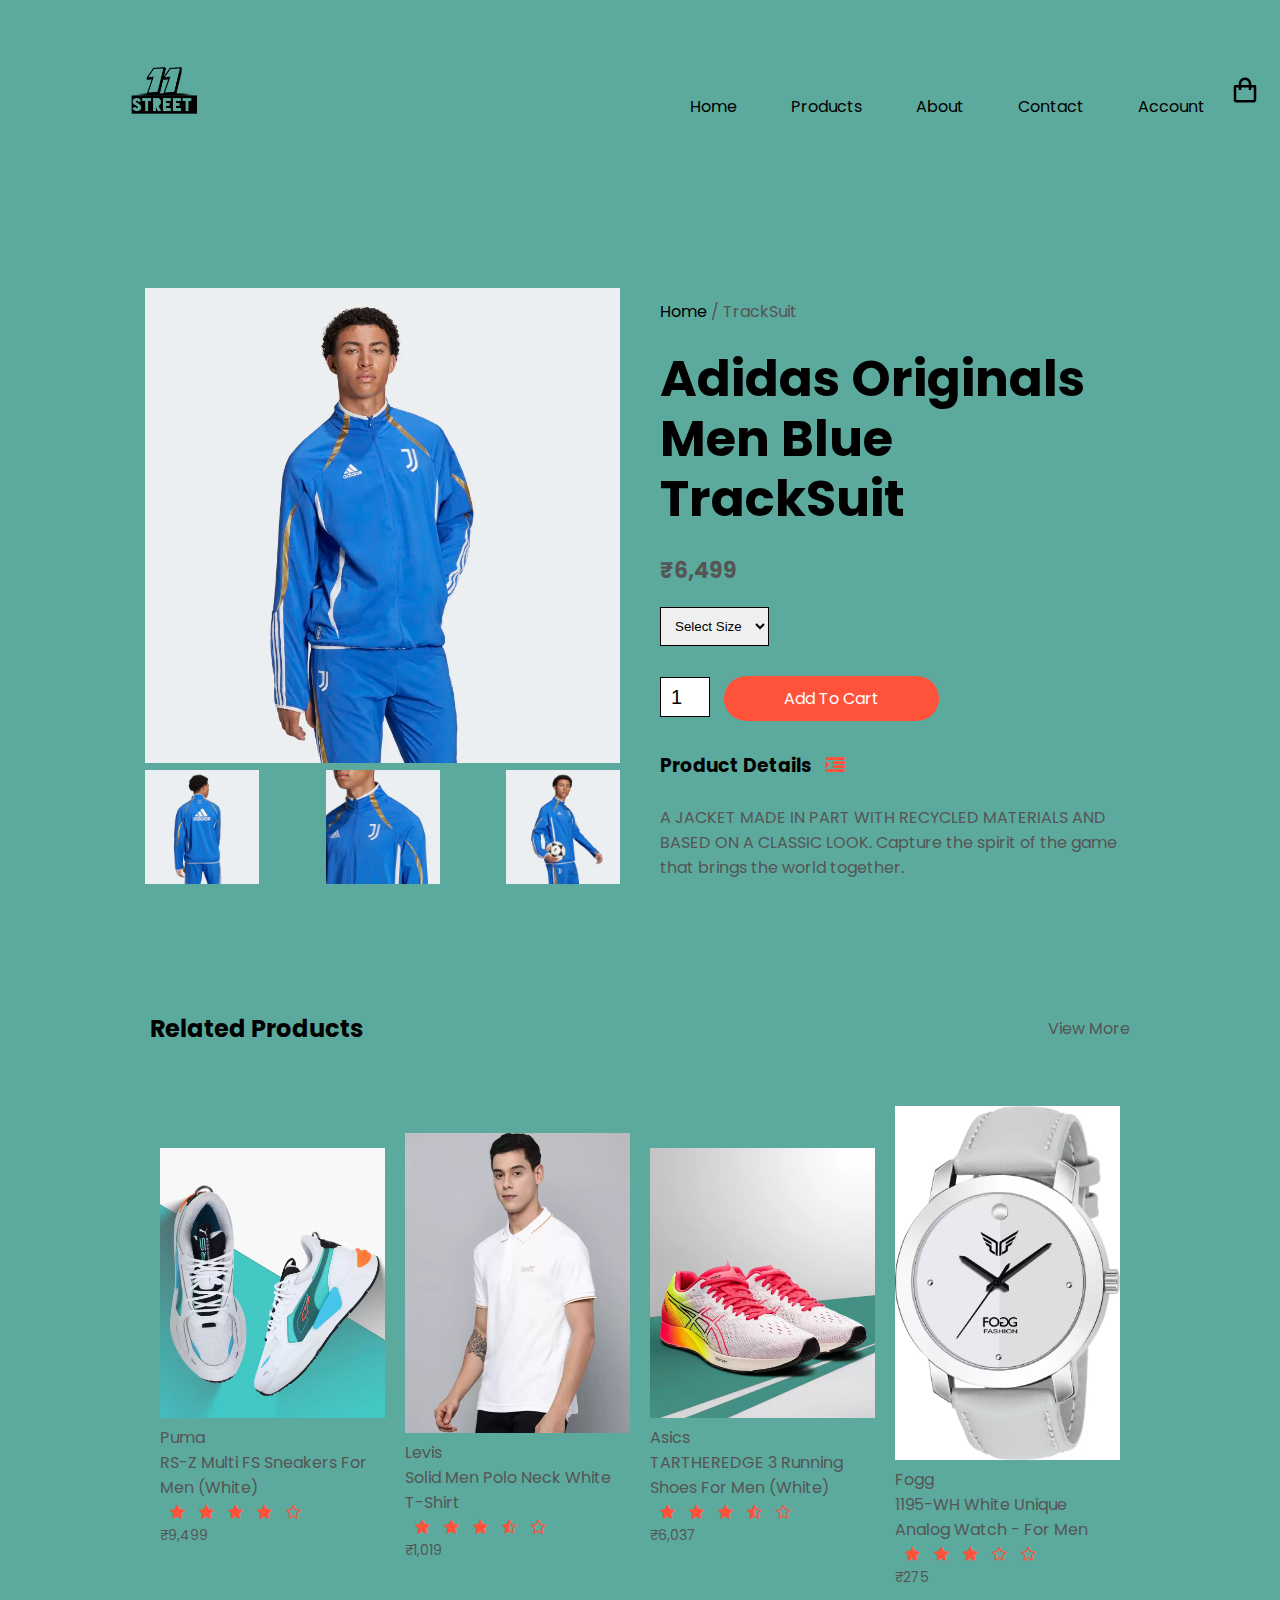
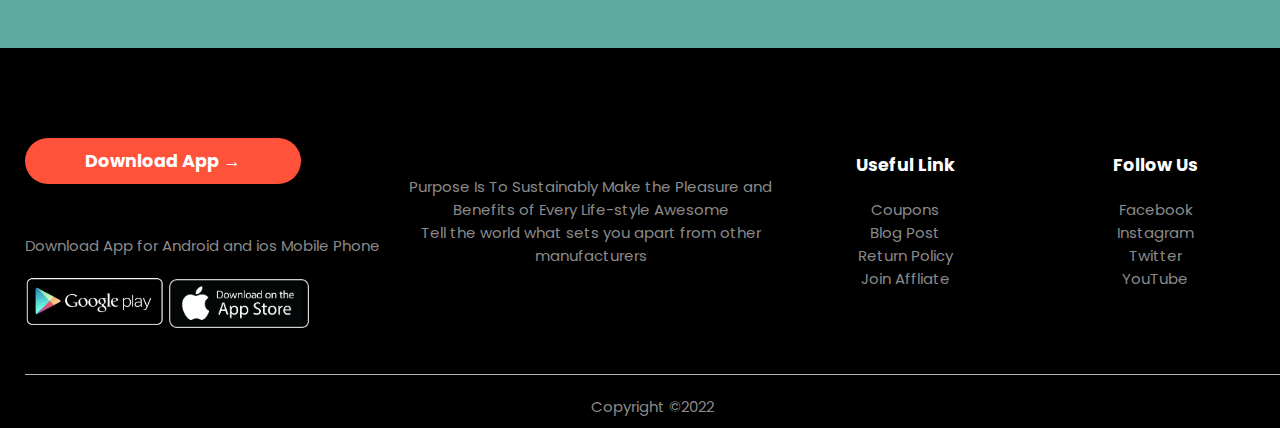
<file: productdetail.html>
<!DOCTYPE html>
<html lang="en">
<head>
    <meta charset="UTF-8">
    <meta name="viewport" content="width=device-width, initial-scale=1.0">
    <meta http-equiv="X-UA-Compatible" content="IE=edge">
    <meta name="viewport" content="width=device-width, initial-scale=1.0">
    <title>All Products - 11street </title>
    <link rel="stylesheet" href="style.css">
    <link href="https://fonts.googleapis.com/css2?family=Dancing+Script&family=Poppins:wght@300;400;500;600;700&family=Varela+Round&display=swap" rel="stylesheet">
    <link href="https://cdnjs.cloudflare.com/ajax/libs/font-awesome/4.7.0/css/font-awesome.min.css" rel="stylesheet">
    <style>
        body{
            background-color: #5caa9d;;;
        }
    </style>
</head>
<body>
    
    <div class="container">
        <div class="navbar">
            <div class="logo">
                <a href="index.html"><img src="11streett.png" width="250px"></a>
            </div>
            <nav>
                <ul id="MenuItems">
                    <li><a href="index.html">Home</a></li>
                    <li><a href="Product.html">Products</a></li>
                    <li><a href="about.html">About</a></li>
                    <li><a href="contact.html">Contact</a></li>
                    <li><a href="account.html">Account</a></li>
                </ul>
            </nav>
            <a href="cart.html"><img src="shopping-bag.png" width="30px" height="30px"></a>
            <img src="menu.png" class="menu-icon" onclick="menutoggle()">
            </div>
    
    </div>

    <!----------- single product details ------------>
    <div class="small-container single-product">
        <div class="row">
            <div class="col-2">
                <a href="productdetail.html"><img src="Adidas Blue tracksuit.webp" width="100%" id="Productimg"></a>
                <div class="small-img-row">
                    <div class="small-img-col">
                        <img src="Adidas blue track1.webp" width="100%" class="small-img">
                    </div>
                    <div class="small-img-col">
                        <img src="Adidas blue track2.webp" width="100%" class="small-img">
                    </div>
                    <div class="small-img-col">
                        <img src="Adidas blue track3.webp" width="100%" class="small-img">
                    </div>
                </div>
            </div>
            <div class="col-2">
                <p><a href="index.html">Home</a> / TrackSuit</p>
                <h1>Adidas Originals Men Blue TrackSuit</h1>
                <h4>₹6,499</h4>
                <select>
                    <option>Select Size</option>
                    <option>XL</option>
                    <option>Large</option>
                    <option>Medium</option>
                </select>
                <input type="number" value="1">
                <a href="" class="btn">Add To Cart</a>
                <h3>Product Details <i class="fa fa-indent"></i></h3>
                <br>
                <p>A JACKET MADE IN PART WITH RECYCLED MATERIALS AND BASED ON A CLASSIC LOOK.
                    Capture the spirit of the game that brings the world together.</p>
        </div>
    </div>
    

    <!-------------Title---------------->
    <div class="small-container">
        <div class="row row-2">
            <h2>Related Products</h2>
            <p>View More</p>
        </div>
    </div>




    <!-------------Products---------------->
    <div class="small-container">
                <div class="row">
                    <div class="col-4">
                        <img src="puma shoe.webp">
                        <h4>Puma<br>RS-Z Multi FS Sneakers For Men  (White)</h4>
                        <div class="rating">
                            <i class="fa fa-star"></i>
                            <i class="fa fa-star"></i>
                            <i class="fa fa-star"></i>
                            <i class="fa fa-star"></i>
                            <i class="fa fa-star-o"></i>
                    </div>
                        <p>₹9,499</p>
                    </div>
                    <div class="col-4">
                        <img src="Levis.webp">
                        <h4>Levis<br>Solid Men Polo Neck White T-Shirt</h4>
                        <div class="rating">
                        <i class="fa fa-star"></i>
                        <i class="fa fa-star"></i>
                        <i class="fa fa-star"></i>
                        <i class="fa fa-star-half-o"></i>
                        <i class="fa fa-star-o"></i>
                        </div>
                        <p>₹1,019</p>
                    </div>
                    <div class="col-4">
                        <img src="Asics.webp">
                        <h4>Asics<br>TARTHEREDGE 3 Running Shoes For Men  (White)</h4>
                        <div class="rating">
                        <i class="fa fa-star"></i>
                        <i class="fa fa-star"></i>
                        <i class="fa fa-star"></i>
                        <i class="fa fa-star-half-o"></i>
                        <i class="fa fa-star-o"></i>
                        </div>
                        <p>₹6,037</p>
                    </div>
                    <div class="col-4">
                        <img src="fogg-watch.webp">
                        <h4>Fogg<br>1195-WH White Unique Analog Watch - For Men</h4>
                        <div class="rating">
                        <i class="fa fa-star"></i>
                        <i class="fa fa-star"></i>
                        <i class="fa fa-star"></i>
                        <i class="fa fa-star-o"></i>
                        <i class="fa fa-star-o"></i>
                        </div>
                        <p>₹275</p>
                    </div>
        </div>
        
        </div>
        </div>
        </div>
   
   
    <!-----Footer-->
    <div class="footer">
        <div class="container">
            <div class="row">
                <div class="footer-col-1">
                    <h3><a href="" class="btn">Download App &#8594;</a></h3>
                    <p> Download App for Android and ios Mobile Phone</p>
                    <div class="app-logo">
                        <img src="play-store.png">
                        <img src="app-store.png">
                    </div>
                </div>
                <div class="footer-col-2">
                    <p>Purpose Is To Sustainably Make the Pleasure and Benefits of Every Life-style Awesome<br>Tell the world what sets you apart from other manufacturers</p>
                </div>
                <div class="footer-col-3">
                    <h3>Useful Link</h3>
                    <ul>
                        <li>Coupons</li>
                        <li>Blog Post</li>
                        <li>Return Policy</li>
                        <li>Join Affliate</li>
                    </ul>
                </div>
                <div class="footer-col-4">
                    <h3>Follow Us</h3>
                    <ul>
                        <li>Facebook</li>
                        <li>Instagram</li>
                        <li>Twitter</li>
                        <li>YouTube</li>
                    </ul>
                </div>
            </div>
            <hr>
            <p class="Copyright">Copyright ©2022</p>
        </div>
    </div>
    <script>
        var MenuItems = document.getElementById("MenuItems");
        MenuItems.style.maxHeight = "0px";
        function menutoggle(){
            if(MenuItems.style.maxHeight == "0px")
            {
                MenuItems.style.maxHeight = "200px"
            }
            else
            {
                MenuItems.style.maxHeight = "0px"
            }
        }
    </script>

    <!----------Js for product gallery-------->
    <script>
        var Productimg = document.getElementById("Productimg");
        var Smallimg = document.getElementsByClassName("small-img");
        Smallimg[0] .onclick = function()
        {
            Productimg.src = Smallimg[0].src;
        }
        Smallimg[1] .onclick = function()
        {
            Productimg.src = Smallimg[1].src;
        }
        Smallimg[2] .onclick = function()
        {
            Productimg.src = Smallimg[2].src;
        }
    </script>
</body>
</html>
</file>
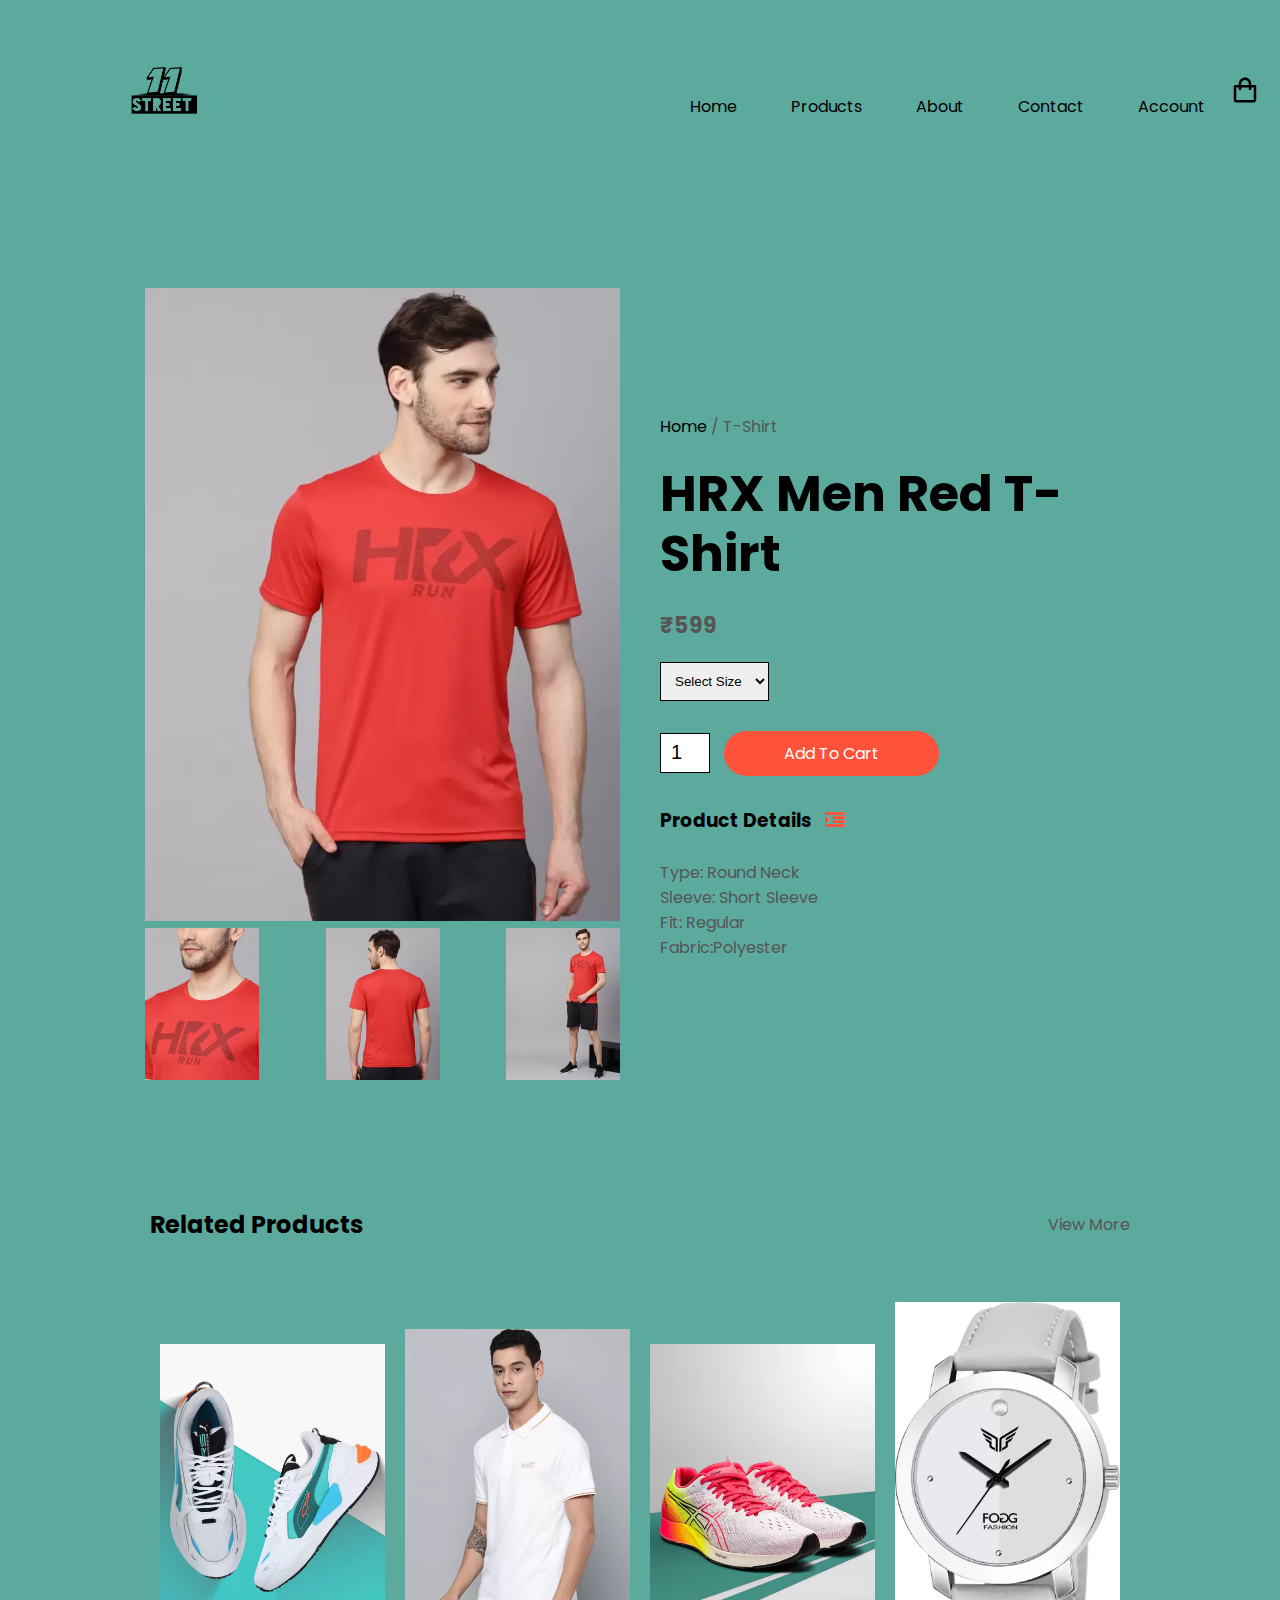
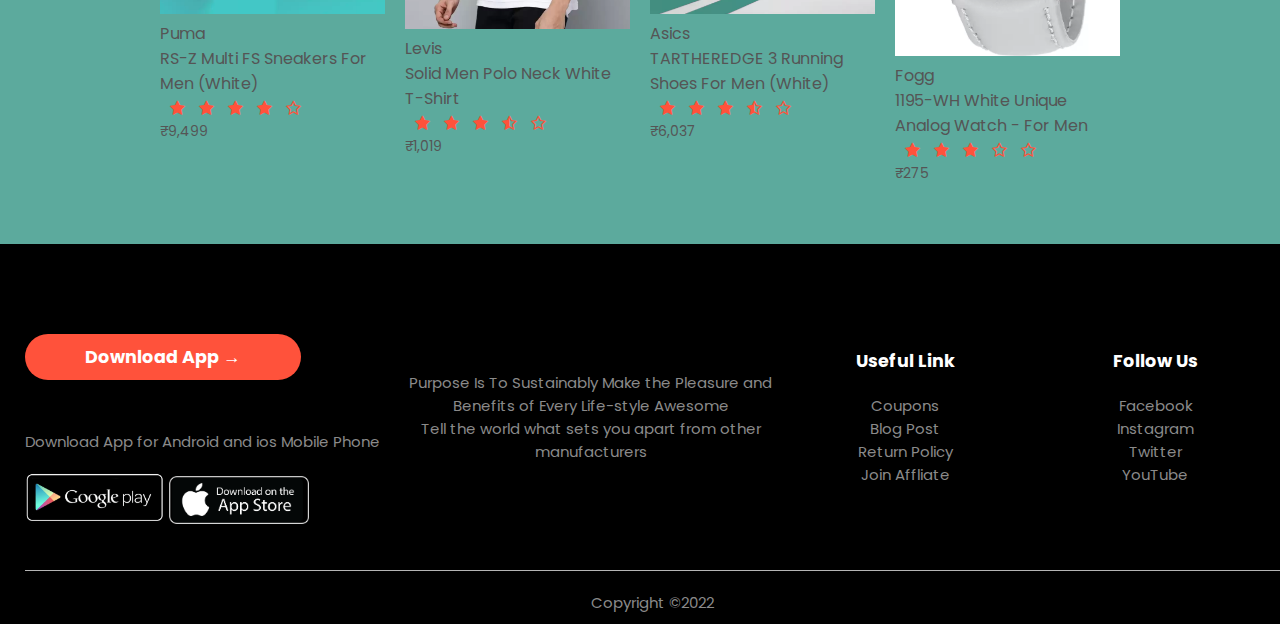
<file: productdetail2.html>
<!DOCTYPE html>
<html lang="en">
<head>
    <meta charset="UTF-8">
    <meta name="viewport" content="width=device-width, initial-scale=1.0">
    <meta http-equiv="X-UA-Compatible" content="IE=edge">
    <meta name="viewport" content="width=device-width, initial-scale=1.0">
    <title>All Products - 11street </title>
    <link rel="stylesheet" href="style.css">
    <link href="https://fonts.googleapis.com/css2?family=Dancing+Script&family=Poppins:wght@300;400;500;600;700&family=Varela+Round&display=swap" rel="stylesheet">
    <link href="https://cdnjs.cloudflare.com/ajax/libs/font-awesome/4.7.0/css/font-awesome.min.css" rel="stylesheet">
    <style>
        body{
            background-color: #5caa9d;;;
        }
    </style>
</head>
<body>
    
    <div class="container">
        <div class="navbar">
            <div class="logo">
                <a href="index.html"><img src="11streett.png" width="250px"></a>
            </div>
            <nav>
                <ul id="MenuItems">
                    <li><a href="index.html">Home</a></li>
                    <li><a href="Product.html">Products</a></li>
                    <li><a href="about.html">About</a></li>
                    <li><a href="contact.html">Contact</a></li>
                    <li><a href="account.html">Account</a></li>
                </ul>
            </nav>
            <a href="cart.html"><img src="shopping-bag.png" width="30px" height="30px"></a>
            <img src="menu.png" class="menu-icon" onclick="menutoggle()">
            </div>
    
    </div>

    <!----------- single product2 details ------------>
    <div class="small-container single-product">
        <div class="row">
            <div class="col-2">
                <a href="productdetail2.html"><img src="Hrx.webp" width="100%" id="Productimg"></a>
                <div class="small-img-row">
                    <div class="small-img-col">
                        <img src="Hrx1.webp" width="100%" class="small-img">
                    </div>
                    <div class="small-img-col">
                        <img src="hrx2.webp" width="100%" class="small-img">
                    </div>
                    <div class="small-img-col">
                        <img src="hrx3.webp" width="100%" class="small-img">
                    </div>
                </div>
            </div>
            <div class="col-2">
                <p><a href="index.html">Home</a> / T-Shirt</p>
                <h1>HRX Men Red T-Shirt</h1>
                <h4>₹599</h4>
                <select>
                    <option>Select Size</option>
                    <option>XL</option>
                    <option>Large</option>
                    <option>Medium</option>
                </select>
                <input type="number" value="1">
                <a href="" class="btn">Add To Cart</a>
                <h3>Product Details <i class="fa fa-indent"></i></h3>
                <br>
                <p>Type: Round Neck <br>
                    Sleeve: Short Sleeve <br>
                    Fit: Regular <br>
                    Fabric:Polyester</p>
        </div>
    </div>
    

    <!-------------Title---------------->
    <div class="small-container">
        <div class="row row-2">
            <h2>Related Products</h2>
            <p>View More</p>
        </div>
    </div>




    <!-------------Products---------------->
    <div class="small-container">
                <div class="row">
                    <div class="col-4">
                        <img src="puma shoe.webp">
                        <h4>Puma<br>RS-Z Multi FS Sneakers For Men  (White)</h4>
                        <div class="rating">
                            <i class="fa fa-star"></i>
                            <i class="fa fa-star"></i>
                            <i class="fa fa-star"></i>
                            <i class="fa fa-star"></i>
                            <i class="fa fa-star-o"></i>
                    </div>
                        <p>₹9,499</p>
                    </div>
                    <div class="col-4">
                        <img src="Levis.webp">
                        <h4>Levis<br>Solid Men Polo Neck White T-Shirt</h4>
                        <div class="rating">
                        <i class="fa fa-star"></i>
                        <i class="fa fa-star"></i>
                        <i class="fa fa-star"></i>
                        <i class="fa fa-star-half-o"></i>
                        <i class="fa fa-star-o"></i>
                        </div>
                        <p>₹1,019</p>
                    </div>
                    <div class="col-4">
                        <img src="Asics.webp">
                        <h4>Asics<br>TARTHEREDGE 3 Running Shoes For Men  (White)</h4>
                        <div class="rating">
                        <i class="fa fa-star"></i>
                        <i class="fa fa-star"></i>
                        <i class="fa fa-star"></i>
                        <i class="fa fa-star-half-o"></i>
                        <i class="fa fa-star-o"></i>
                        </div>
                        <p>₹6,037</p>
                    </div>
                    <div class="col-4">
                        <img src="fogg-watch.webp">
                        <h4>Fogg<br>1195-WH White Unique Analog Watch - For Men</h4>
                        <div class="rating">
                        <i class="fa fa-star"></i>
                        <i class="fa fa-star"></i>
                        <i class="fa fa-star"></i>
                        <i class="fa fa-star-o"></i>
                        <i class="fa fa-star-o"></i>
                        </div>
                        <p>₹275</p>
                    </div>
        </div>
        
        </div>
        </div>
        </div>
   
   
    <!-----Footer-->
    <div class="footer">
        <div class="container">
            <div class="row">
                <div class="footer-col-1">
                    <h3><a href="" class="btn">Download App &#8594;</a></h3>
                    <p> Download App for Android and ios Mobile Phone</p>
                    <div class="app-logo">
                        <img src="play-store.png">
                        <img src="app-store.png">
                    </div>
                </div>
                <div class="footer-col-2">
                    <p>Purpose Is To Sustainably Make the Pleasure and Benefits of Every Life-style Awesome<br>Tell the world what sets you apart from other manufacturers</p>
                </div>
                <div class="footer-col-3">
                    <h3>Useful Link</h3>
                    <ul>
                        <li>Coupons</li>
                        <li>Blog Post</li>
                        <li>Return Policy</li>
                        <li>Join Affliate</li>
                    </ul>
                </div>
                <div class="footer-col-4">
                    <h3>Follow Us</h3>
                    <ul>
                        <li>Facebook</li>
                        <li>Instagram</li>
                        <li>Twitter</li>
                        <li>YouTube</li>
                    </ul>
                </div>
            </div>
            <hr>
            <p class="Copyright">Copyright ©2022</p>
        </div>
    </div>
    <script>
        var MenuItems = document.getElementById("MenuItems");
        MenuItems.style.maxHeight = "0px";
        function menutoggle(){
            if(MenuItems.style.maxHeight == "0px")
            {
                MenuItems.style.maxHeight = "200px"
            }
            else
            {
                MenuItems.style.maxHeight = "0px"
            }
        }
    </script>

    <!----------Js for product gallery-------->
    <script>
        var Productimg = document.getElementById("Productimg");
        var Smallimg = document.getElementsByClassName("small-img");
        Smallimg[0] .onclick = function()
        {
            Productimg.src = Smallimg[0].src;
        }
        Smallimg[1] .onclick = function()
        {
            Productimg.src = Smallimg[1].src;
        }
        Smallimg[2] .onclick = function()
        {
            Productimg.src = Smallimg[2].src;
        }
    </script>
</body>
</html>
</file>
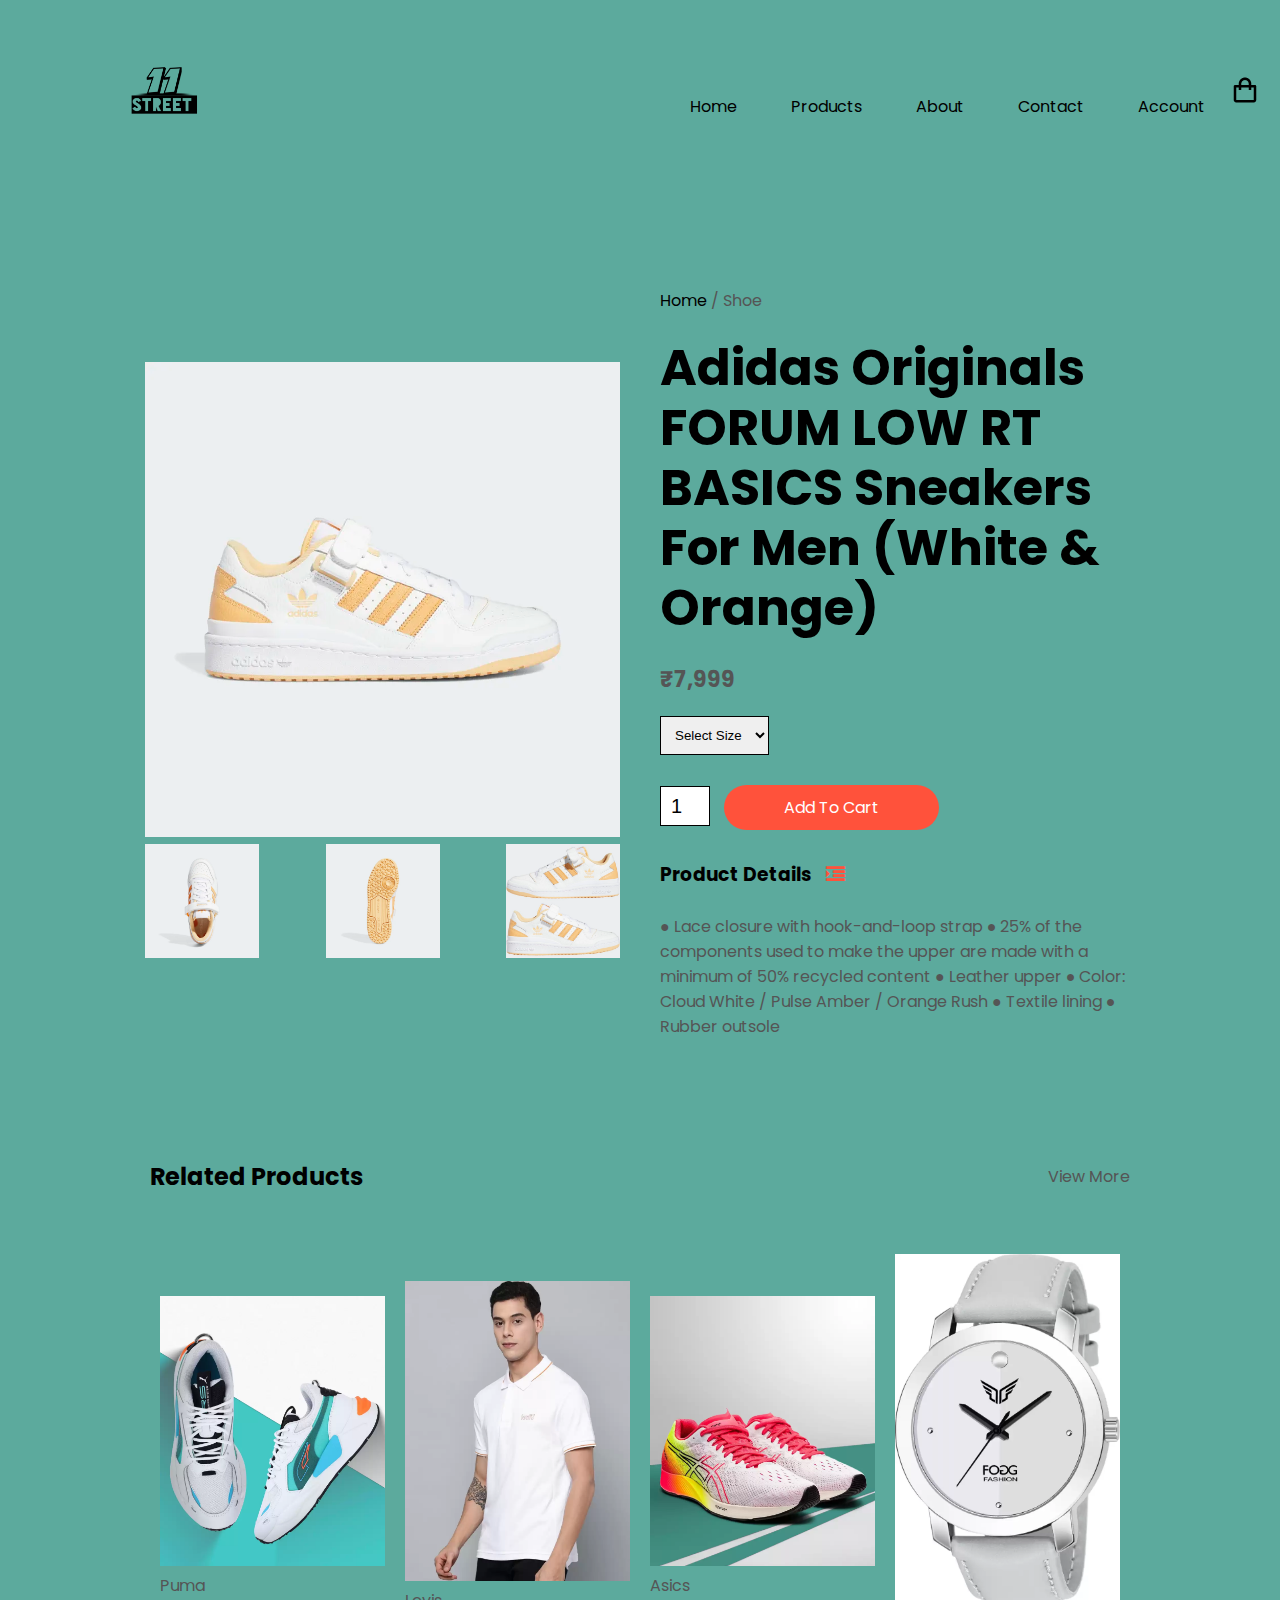
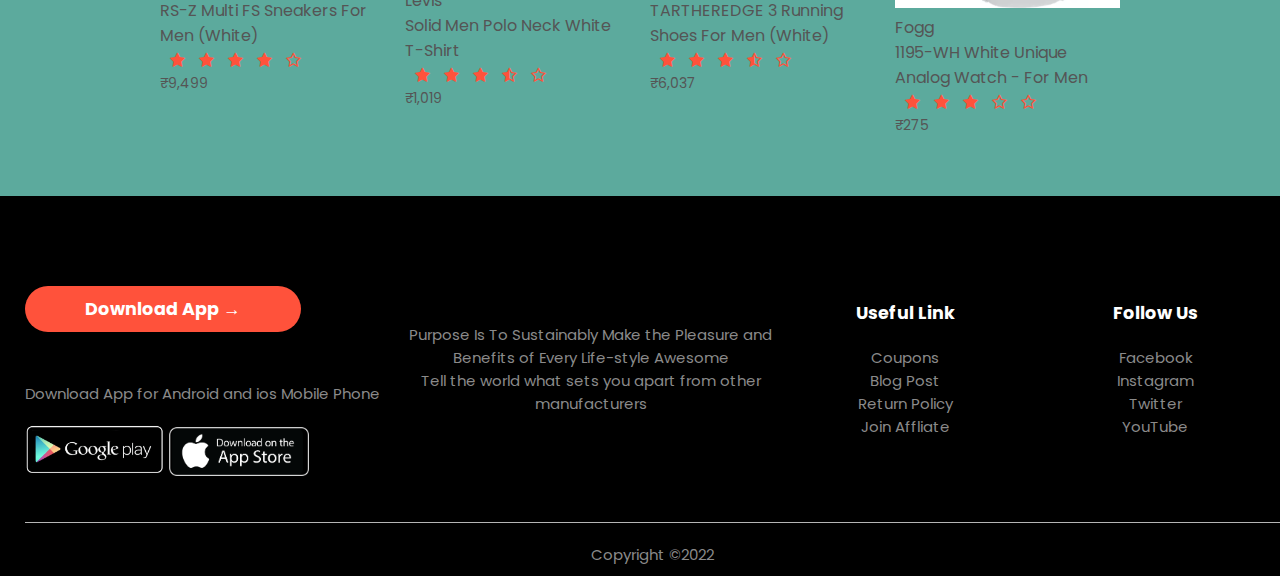
<file: productdetail3.html>
<!DOCTYPE html>
<html lang="en">
<head>
    <meta charset="UTF-8">
    <meta name="viewport" content="width=device-width, initial-scale=1.0">
    <meta http-equiv="X-UA-Compatible" content="IE=edge">
    <meta name="viewport" content="width=device-width, initial-scale=1.0">
    <title>All Products - 11street </title>
    <link rel="stylesheet" href="style.css">
    <link href="https://fonts.googleapis.com/css2?family=Dancing+Script&family=Poppins:wght@300;400;500;600;700&family=Varela+Round&display=swap" rel="stylesheet">
    <link href="https://cdnjs.cloudflare.com/ajax/libs/font-awesome/4.7.0/css/font-awesome.min.css" rel="stylesheet">
    <style>
        body{
            background-color: #5caa9d;;;
        }
    </style>
</head>
<body>
    
    <div class="container">
        <div class="navbar">
            <div class="logo">
                <a href="index.html"><img src="11streett.png" width="250px"></a>
            </div>
            <nav>
                <ul id="MenuItems">
                    <li><a href="index.html">Home</a></li>
                    <li><a href="Product.html">Products</a></li>
                    <li><a href="about.html">About</a></li>
                    <li><a href="contact.html">Contact</a></li>
                    <li><a href="account.html">Account</a></li>
                </ul>
            </nav>
            <a href="cart.html"><img src="shopping-bag.png" width="30px" height="30px"></a>
            <img src="menu.png" class="menu-icon" onclick="menutoggle()">
            </div>
    
    </div>

    <!----------- single product3 details ------------>
    <div class="small-container single-product">
        <div class="row">
            <div class="col-2">
                <a href="productdetail3.html"><img src="Adidas shoe.webp" width="100%" id="Productimg"></a>
                <div class="small-img-row">
                    <div class="small-img-col">
                        <img src="Adidas shoe1.webp" width="100%" class="small-img">
                    </div>
                    <div class="small-img-col">
                        <img src="Adidas shoe2.webp" width="100%" class="small-img">
                    </div>
                    <div class="small-img-col">
                        <img src="Adidas shoe3.jpg" width="100%" class="small-img">
                    </div>
                </div>
            </div>
            <div class="col-2">
                <p><a href="index.html">Home</a> / Shoe</p>
                <h1>Adidas Originals<br>FORUM LOW RT BASICS Sneakers For Men (White & Orange)</h1>
                <h4>₹7,999</h4>
                <select>
                    <option>Select Size</option>
                    <option>9</option>
                    <option>10</option>
                    <option>11</option>
                    <option>12</option>
                </select>
                <input type="number" value="1">
                <a href="" class="btn">Add To Cart</a>
                <h3>Product Details <i class="fa fa-indent"></i></h3>
                <br>
                <p> &#9679 Lace closure with hook-and-loop strap         &#9679 25% of the components used to make the upper are made with a minimum of 50% recycled content
                    &#9679 Leather upper                                 &#9679 Color: Cloud White / Pulse Amber / Orange Rush
                    &#9679 Textile lining
                    &#9679 Rubber outsole</p>
        </div>
    </div>
    

    <!-------------Title---------------->
    <div class="small-container">
        <div class="row row-2">
            <h2>Related Products</h2>
            <p>View More</p>
        </div>
    </div>




    <!-------------Products---------------->
    <div class="small-container">
                <div class="row">
                    <div class="col-4">
                        <img src="puma shoe.webp">
                        <h4>Puma<br>RS-Z Multi FS Sneakers For Men  (White)</h4>
                        <div class="rating">
                            <i class="fa fa-star"></i>
                            <i class="fa fa-star"></i>
                            <i class="fa fa-star"></i>
                            <i class="fa fa-star"></i>
                            <i class="fa fa-star-o"></i>
                    </div>
                        <p>₹9,499</p>
                    </div>
                    <div class="col-4">
                        <img src="Levis.webp">
                        <h4>Levis<br>Solid Men Polo Neck White T-Shirt</h4>
                        <div class="rating">
                        <i class="fa fa-star"></i>
                        <i class="fa fa-star"></i>
                        <i class="fa fa-star"></i>
                        <i class="fa fa-star-half-o"></i>
                        <i class="fa fa-star-o"></i>
                        </div>
                        <p>₹1,019</p>
                    </div>
                    <div class="col-4">
                        <img src="Asics.webp">
                        <h4>Asics<br>TARTHEREDGE 3 Running Shoes For Men  (White)</h4>
                        <div class="rating">
                        <i class="fa fa-star"></i>
                        <i class="fa fa-star"></i>
                        <i class="fa fa-star"></i>
                        <i class="fa fa-star-half-o"></i>
                        <i class="fa fa-star-o"></i>
                        </div>
                        <p>₹6,037</p>
                    </div>
                    <div class="col-4">
                        <img src="fogg-watch.webp">
                        <h4>Fogg<br>1195-WH White Unique Analog Watch - For Men</h4>
                        <div class="rating">
                        <i class="fa fa-star"></i>
                        <i class="fa fa-star"></i>
                        <i class="fa fa-star"></i>
                        <i class="fa fa-star-o"></i>
                        <i class="fa fa-star-o"></i>
                        </div>
                        <p>₹275</p>
                    </div>
        </div>
        
        </div>
        </div>
        </div>
   
   
    <!-----Footer-->
    <div class="footer">
        <div class="container">
            <div class="row">
                <div class="footer-col-1">
                    <h3><a href="" class="btn">Download App &#8594;</a></h3>
                    <p> Download App for Android and ios Mobile Phone</p>
                    <div class="app-logo">
                        <img src="play-store.png">
                        <img src="app-store.png">
                    </div>
                </div>
                <div class="footer-col-2">
                    <p>Purpose Is To Sustainably Make the Pleasure and Benefits of Every Life-style Awesome<br>Tell the world what sets you apart from other manufacturers</p>
                </div>
                <div class="footer-col-3">
                    <h3>Useful Link</h3>
                    <ul>
                        <li>Coupons</li>
                        <li>Blog Post</li>
                        <li>Return Policy</li>
                        <li>Join Affliate</li>
                    </ul>
                </div>
                <div class="footer-col-4">
                    <h3>Follow Us</h3>
                    <ul>
                        <li>Facebook</li>
                        <li>Instagram</li>
                        <li>Twitter</li>
                        <li>YouTube</li>
                    </ul>
                </div>
            </div>
            <hr>
            <p class="Copyright">Copyright ©2022</p>
        </div>
    </div>
    <script>
        var MenuItems = document.getElementById("MenuItems");
        MenuItems.style.maxHeight = "0px";
        function menutoggle(){
            if(MenuItems.style.maxHeight == "0px")
            {
                MenuItems.style.maxHeight = "200px"
            }
            else
            {
                MenuItems.style.maxHeight = "0px"
            }
        }
    </script>

    <!----------Js for product gallery-------->
    <script>
        var Productimg = document.getElementById("Productimg");
        var Smallimg = document.getElementsByClassName("small-img");
        Smallimg[0] .onclick = function()
        {
            Productimg.src = Smallimg[0].src;
        }
        Smallimg[1] .onclick = function()
        {
            Productimg.src = Smallimg[1].src;
        }
        Smallimg[2] .onclick = function()
        {
            Productimg.src = Smallimg[2].src;
        }
    </script>
</body>
</html>
</file>
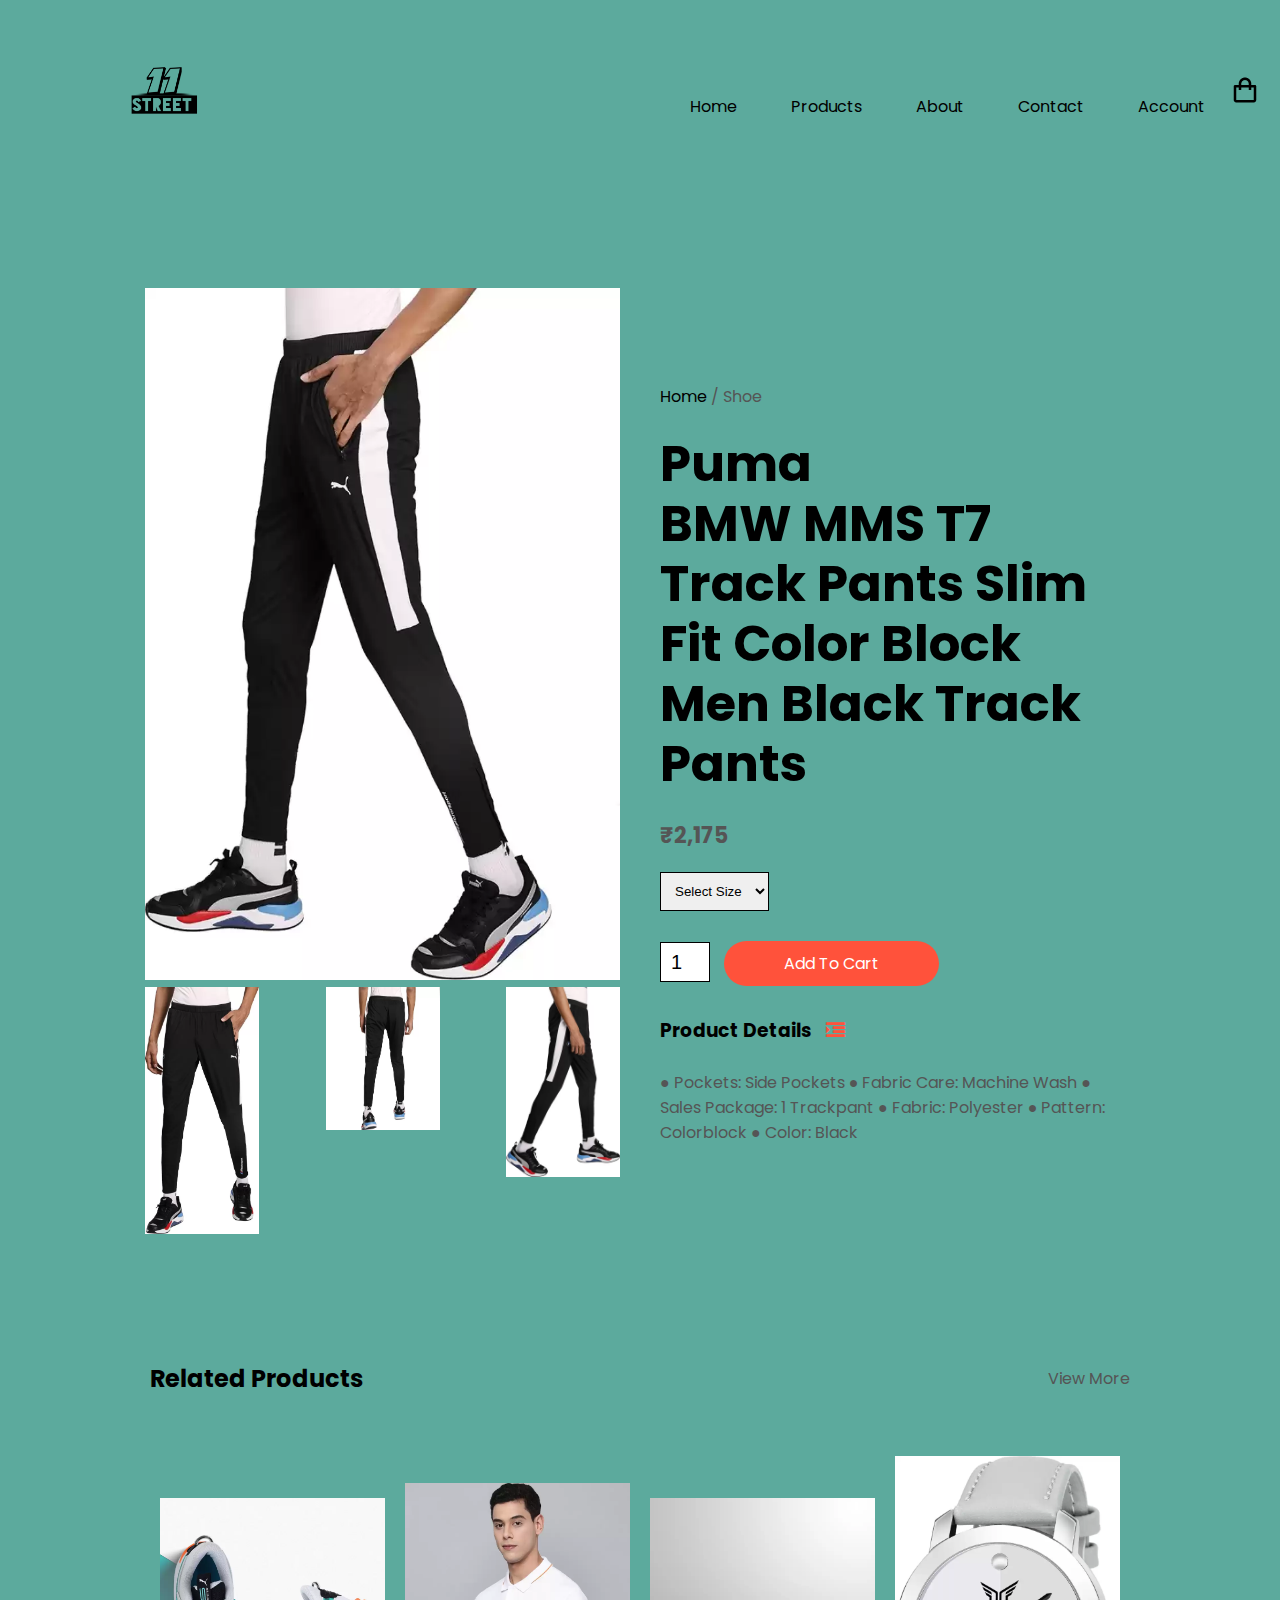
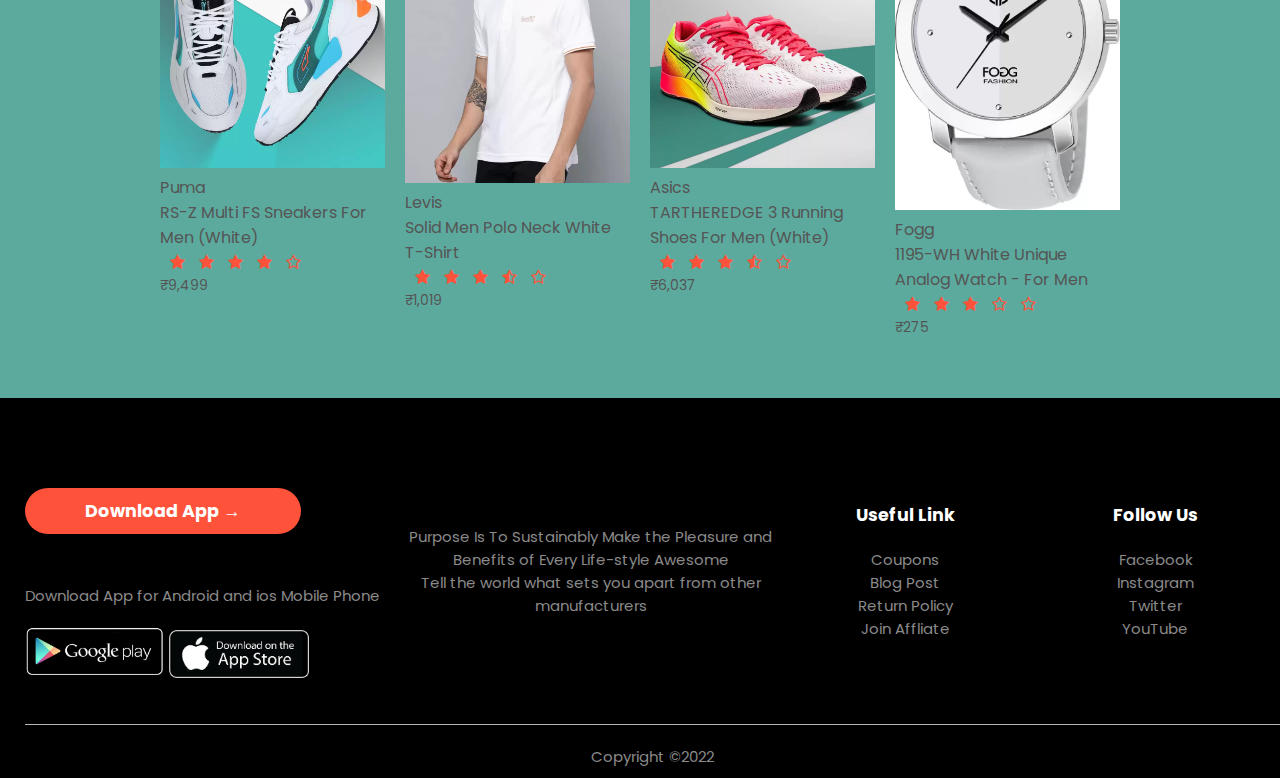
<file: productdetail4.html>
<!DOCTYPE html>
<html lang="en">
<head>
    <meta charset="UTF-8">
    <meta name="viewport" content="width=device-width, initial-scale=1.0">
    <meta http-equiv="X-UA-Compatible" content="IE=edge">
    <meta name="viewport" content="width=device-width, initial-scale=1.0">
    <title>All Products - 11street </title>
    <link rel="stylesheet" href="style.css">
    <link href="https://fonts.googleapis.com/css2?family=Dancing+Script&family=Poppins:wght@300;400;500;600;700&family=Varela+Round&display=swap" rel="stylesheet">
    <link href="https://cdnjs.cloudflare.com/ajax/libs/font-awesome/4.7.0/css/font-awesome.min.css" rel="stylesheet">
    <style>
        body{
            background-color: #5caa9d;;;
        }
    </style>
</head>
<body>
    
    <div class="container">
        <div class="navbar">
            <div class="logo">
                <a href="index.html"><img src="11streett.png" width="250px"></a>
            </div>
            <nav>
                <ul id="MenuItems">
                    <li><a href="index.html">Home</a></li>
                    <li><a href="Product.html">Products</a></li>
                    <li><a href="about.html">About</a></li>
                    <li><a href="contact.html">Contact</a></li>
                    <li><a href="account.html">Account</a></li>
                </ul>
            </nav>
            <a href="cart.html"><img src="shopping-bag.png" width="30px" height="30px"></a>
            <img src="menu.png" class="menu-icon" onclick="menutoggle()">
            </div>
    
    </div>

    <!----------- single product3 details ------------>
    <div class="small-container single-product">
        <div class="row">
            <div class="col-2">
                <a href="productdetail3.html"><img src="puma trackpant.webp" width="100%" id="Productimg"></a>
                <div class="small-img-row">
                    <div class="small-img-col">
                        <img src="puma trackpant1.webp" width="100%" class="small-img">
                    </div>
                    <div class="small-img-col">
                        <img src="puma trackpant2.webp" width="100%" class="small-img">
                    </div>
                    <div class="small-img-col">
                        <img src="puma trackpant3.webp" width="100%" class="small-img">
                    </div>
                </div>
            </div>
            <div class="col-2">
                <p><a href="index.html">Home</a> / Shoe</p>
                <h1>Puma<br>BMW MMS T7 Track Pants Slim Fit Color Block Men Black Track Pants</h1>
                <h4>₹2,175</h4>
                <select>
                    <option>Select Size</option>
                    <option>M</option>
                    <option>L</option>
                    <option>XL</option>
                </select>
                <input type="number" value="1">
                <a href="" class="btn">Add To Cart</a>
                <h3>Product Details <i class="fa fa-indent"></i></h3>
                <br>
                <p> &#9679 Pockets: Side Pockets
                    &#9679 Fabric Care: Machine Wash
                    &#9679 Sales Package: 1 Trackpant
                    &#9679 Fabric: Polyester
                    &#9679 Pattern: Colorblock
                    &#9679 Color: Black
                </p>
        </div>
    </div>
    

    <!-------------Title---------------->
    <div class="small-container">
        <div class="row row-2">
            <h2>Related Products</h2>
            <p>View More</p>
        </div>
    </div>




    <!-------------Products---------------->
    <div class="small-container">
                <div class="row">
                    <div class="col-4">
                        <img src="puma shoe.webp">
                        <h4>Puma<br>RS-Z Multi FS Sneakers For Men  (White)</h4>
                        <div class="rating">
                            <i class="fa fa-star"></i>
                            <i class="fa fa-star"></i>
                            <i class="fa fa-star"></i>
                            <i class="fa fa-star"></i>
                            <i class="fa fa-star-o"></i>
                    </div>
                        <p>₹9,499</p>
                    </div>
                    <div class="col-4">
                        <img src="Levis.webp">
                        <h4>Levis<br>Solid Men Polo Neck White T-Shirt</h4>
                        <div class="rating">
                        <i class="fa fa-star"></i>
                        <i class="fa fa-star"></i>
                        <i class="fa fa-star"></i>
                        <i class="fa fa-star-half-o"></i>
                        <i class="fa fa-star-o"></i>
                        </div>
                        <p>₹1,019</p>
                    </div>
                    <div class="col-4">
                        <img src="Asics.webp">
                        <h4>Asics<br>TARTHEREDGE 3 Running Shoes For Men  (White)</h4>
                        <div class="rating">
                        <i class="fa fa-star"></i>
                        <i class="fa fa-star"></i>
                        <i class="fa fa-star"></i>
                        <i class="fa fa-star-half-o"></i>
                        <i class="fa fa-star-o"></i>
                        </div>
                        <p>₹6,037</p>
                    </div>
                    <div class="col-4">
                        <img src="fogg-watch.webp">
                        <h4>Fogg<br>1195-WH White Unique Analog Watch - For Men</h4>
                        <div class="rating">
                        <i class="fa fa-star"></i>
                        <i class="fa fa-star"></i>
                        <i class="fa fa-star"></i>
                        <i class="fa fa-star-o"></i>
                        <i class="fa fa-star-o"></i>
                        </div>
                        <p>₹275</p>
                    </div>
        </div>
        
        </div>
        </div>
        </div>
   
   
    <!-----Footer-->
    <div class="footer">
        <div class="container">
            <div class="row">
                <div class="footer-col-1">
                    <h3><a href="" class="btn">Download App &#8594;</a></h3>
                    <p> Download App for Android and ios Mobile Phone</p>
                    <div class="app-logo">
                        <img src="play-store.png">
                        <img src="app-store.png">
                    </div>
                </div>
                <div class="footer-col-2">
                    <p>Purpose Is To Sustainably Make the Pleasure and Benefits of Every Life-style Awesome<br>Tell the world what sets you apart from other manufacturers</p>
                </div>
                <div class="footer-col-3">
                    <h3>Useful Link</h3>
                    <ul>
                        <li>Coupons</li>
                        <li>Blog Post</li>
                        <li>Return Policy</li>
                        <li>Join Affliate</li>
                    </ul>
                </div>
                <div class="footer-col-4">
                    <h3>Follow Us</h3>
                    <ul>
                        <li>Facebook</li>
                        <li>Instagram</li>
                        <li>Twitter</li>
                        <li>YouTube</li>
                    </ul>
                </div>
            </div>
            <hr>
            <p class="Copyright">Copyright ©2022</p>
        </div>
    </div>
    <script>
        var MenuItems = document.getElementById("MenuItems");
        MenuItems.style.maxHeight = "0px";
        function menutoggle(){
            if(MenuItems.style.maxHeight == "0px")
            {
                MenuItems.style.maxHeight = "200px"
            }
            else
            {
                MenuItems.style.maxHeight = "0px"
            }
        }
    </script>

    <!----------Js for product gallery-------->
    <script>
        var Productimg = document.getElementById("Productimg");
        var Smallimg = document.getElementsByClassName("small-img");
        Smallimg[0] .onclick = function()
        {
            Productimg.src = Smallimg[0].src;
        }
        Smallimg[1] .onclick = function()
        {
            Productimg.src = Smallimg[1].src;
        }
        Smallimg[2] .onclick = function()
        {
            Productimg.src = Smallimg[2].src;
        }
    </script>
</body>
</html>
</file>
<file: style.css>
*{
    margin: 0;
    padding: 0;
    box-sizing: border-box;
}
body{
    font-family: 'Poppins', sans-serif;
}
.navbar{
    display: flex;
    align-items: center;
    padding: 20px;
}
nav{
    flex: 1;
    text-align: right;
}
nav ul{
    display: inline-block;
    list-style-type: none;
}
nav ul li{
    display: inline-block;
    margin: 25px;
}
a{
    text-decoration: none;
    color: black;
}
p{
    color: #555;
}
.container{
    max-width: 1300px;
    margin: auto;
    padding-left: 25px;
    padding-left: 25px;
}
.row{
    display: flex;
    align-items: center;
    flex-wrap: wrap;
    justify-content: space-around;
}
.col-2{
    flex-basis: 50%;
    min-width: 300px;
}
.col-2 img{
    max-width: 100%;
    padding: 50px 0;
}
.col-2 h1{
    font-size: 50px;
    line-height: 60px;
    margin: 25px 0;
}
.btn{
    display: inline-block;
    background: #ff523b;
    color: #fff;
    padding: 10px 60px;
    margin: 30px 0;
    border-radius: 60px;
    transition: background 0.6s;
}
.btn:hover{
    background: #563434;
}
.header{
    background: radial-gradient(#fff,#ffd6d6);
}
.header .row{
    margin-top: 80px;
}
.categories{
    margin: 60px 0;
}
.col-3{
    flex-basis: 30%;
    min-width: 255px;
    margin-bottom: 35px;
}
.col-3 img{
    width: 100%;
}
.small-container{
    max-width: 1080px;
    margin: auto;
    padding-left: 25px;
    padding-right: 25px;
}
.col-4{
    flex-basis: 25%;
    padding: 10px;
    min-width: 200px;
    margin-bottom: 50px;
    transition: transform 0.5s;
}
.col-4 img{
    width: 100%;
}
.title{
    text-align: center;
    margin: 0 auto 80px;
    position: relative;
    line-height: 60px;
    color: #555;
}
.title::after{
    content: '';
    background: #ff523b;
    width: 80px;
    height: 5px;
    border-radius: 5px;
    position: absolute;
    bottom: 0;
    left: 50%;
    transform: translateX(-50%);
}
h4{
    color: #555;
    font-weight: normal;
}
.col-4 p {
    font-size: 14px;
}
.rating .fa{
    color: #ff523b;
}
.col-4:hover {
    transform: translateY(-5px);
}
.offer{
    background: radial-gradient(#fff,#ffd6d6);
    margin-top: 80px;
    padding: 30px 0; 
}
.col-2 .offer-img{
    padding: 45px;
}
small{
    color: #555;
}
.brands{
    margin: 100px auto;
}
.col-5{
    width: 160px;
}
.col-5 img{
    width: 100%;
    cursor: pointer;
    filter: grayscale(100%);
}
.col-5 img:hover{
    filter: grayscale(0);
}
.footer{
    background: #000;
    color: #8a8a8a;
    font-size: 15px;
    padding: 60px 0 10px;
}
.footer p{
    color: #8a8a8a;
}
.footer h3{
    color: #fff;
    margin-bottom: 20px;
}
.footer-col-1, .footer-col-2, .footer-col-3, .footer-col-4{
    min-width: 250px;
    margin-bottom: 20px;
}
.footer-col-1{
    flex-basis: 30%;
}
.footer-col-2{
    flex: 1;
    text-align: center;
}
.footer-col-3, .footer-col-4{
    flex-basis: 12%;
    text-align: center;
}
ul{
    list-style-type: none;
}
.app-logo{
    margin-top: 20px;
}
.app-logo img{
    width: 140px;
}
.footer hr{
    border: none;
    background: #b5b5b5;
    height: 1px;
    margin: 20px 0;
}
.Copyright{
    text-align: center;
}
.menu-icon{
    width: 28px;
    margin-left: 20px;
    display: none;
}
@media only screen and (max-width: 800px){
    nav ul{
        position: absolute;
        top: 70px;
        left: 0;
        background: #333;
        width: 100%;
        overflow: hidden;
        transition: max-height 0.5s;
    }
    nav ul li{
        display: block;
        margin-right: 50px;
        margin-top: 10px;
        margin-bottom: 10px;
    }
    nav ul li a{
        color: #fff;
    }
    .menu-icon{
        display: block;
        cursor: pointer;
    }
}
/*---------- All products---------*/
.row-2{
    justify-content: space-between;
    margin: 100px auto 50px;
}
select{
    border: 1px solid #000;
    padding: 5px;
}
select:focus{
    outline: none;
}
.page-btn{
    margin: 0 auto 80px;
}
.page-btn span {
    display: inline-block;
    border: 1px solid #fff;
    margin-left: 10px;
    width: 40px;
    height: 40px;
    text-align: center;
    line-height: 40px;
    cursor: pointer;
}
.page-btn span:hover{
    background: #000;
    color: #fff;
}

/*----------------------- Single product details ---------------------------*/
.single-product {
    margin-top: 80px;
}
.single-product .col-2 img {
    padding: 0;
}
.single-product .col-2 {
    padding: 20px;
}
.single-product .col-2 h4 {
    margin: 20px 0;
    font-size: 22px;
    font-weight: bold;
}
.single-product .col-2 select {
    display: block;
    padding: 10px;
    margin-top: 20px;
}
.single-product .col-2 input {
    width: 50px;
    height: 40px;
    padding-left: 10px;
    font-size: 20px;
    margin-right: 10px;
    border: 1px solid #000;
}
input:focus{
    outline: none;
}
.single-product .fa{
    color: #ff523b;
    margin-left: 10px;
}
.small-img-row{
    display: flex;
    justify-content: space-between;
}
.small-img-col{
    flex-basis: 24%;
    cursor: pointer;
}

/*------cart item-------*/
.cart-page{
    margin: 80px auto;
}
table{
    width: 100%;
    border-collapse: collapse;
}
.cart-info{
    display: flex;
    flex-wrap: wrap;
}
th{
    text-align: left;
    padding: 5px;
    color: #fff;
    background: #ff523b;
    font-weight: normal;
}
td{
    padding: 10px 5px;
}
td input{
    width: 40px;
    height: 30px;
    padding: 6px;
}
td a{
    color: #ff523b;
    font-size: 12px;
}
td img{
    width: 80px;
    height: 80px;
    margin-right: 10px;
}
.total-price{
    display: flex;
    justify-content: flex-end;
}
.total-price table{
    border-top: 3px solid #ff523b;
    width: 100%;
    max-width: 400px;
}
td:last-child{
    text-align: right;
}
th:last-child{
    text-align: right;
}

/*----------account page----------*/
.account-page{
    padding: 50px 0;
    background: radial-gradient(#fff,#ffd6d6);
}
.form-container{
    background: #fff;
    width: 300px;
    height: 400px;
    position: relative;
    text-align: center;
    padding: 20px 0;
    margin: auto;
    box-shadow: 0 0 20px 0px rgba(0, 0, 0, 0);
    overflow: hidden;
}
.form-container span{
    font-weight: bold;
    padding: 0 10px;
    color: #555;
    cursor: pointer;
    width: 100px;
    display: inline-block;
}
.form-btn{
    display: inline-block;
}
.form-container form{
    max-width: 300px;
    padding: 0 20px;
    position: absolute;
    top: 130px;
    transition: transform 1s;
}
form input{
    width: 100%;
    height: 30px;
    margin: 10px 0;
    padding: 0 10px;
    border: 1px solid #ccc;

}
form .btn{
    width: 100%;
    border: none;
    cursor: pointer;
    margin: 10px 0;
}
form .btn:focus{
    outline: none;
}
#LoginForm{
    left: -300px;
}
#SignForm{
    left: 0;
}
form a{
    font-size: 12px bold;
}
#Indicator{
    width: 100px;
    border: none;
    background: #ff523b;
    height: 3px;
    margin-top: 8px;
    transform: translateX(100px);
    transition: transform 1s;
}

/*----------contact----------*/
.contact{
    width: 80%;
    margin: 60px auto;
    padding: 50px 0;
    background: radial-gradient(#fff,#ffd6d6);
}
.contact-box{
    display: flex;
}
.contact-l{
    flex-basis: 50%;
    padding: 50px 50px;
}
.contact-r{
    flex-basis: 50%;
    padding: 50px 50px;
}
.contact h1{
    padding: 20px ;
    height: 50px;
    width: 50px;
}
tr td:first-child{
    padding-right: 20px;
}
tr td{
    padding-bottom: 20px;
}


.about{
    width: 100%;
    padding: 80px 0px;
    background-color: #191919;
}
.about-text{
    width: 550px;    
}
.about-text h1{
    padding: 0px 50px;
    color: #fff;
    font-size: 80px;
    text-transform: capitalize;
    margin-bottom: 15px;
}
.about-text p{
    padding: 0px 50px;
    color: #fcfc;
    letter-spacing: 1px;
    line-height: 28px;
    font-size: 18px;
    margin-bottom: 40px;
}









@media only screen and (max-width: 600px){
    .row{
        text-align: center;
    }
    .col-2,.col-3,.col-4{
        flex-basis: 100%;
    }
    .single-product .row{
        text-align: left;
    }
    .single-product col-2{
        padding: 20px 0;
    }
    .single-product h1{
        font-size: 26px;
        line-height: 22px;
    }
    .cart-info p{
        display: none;
    }
}
</file>
